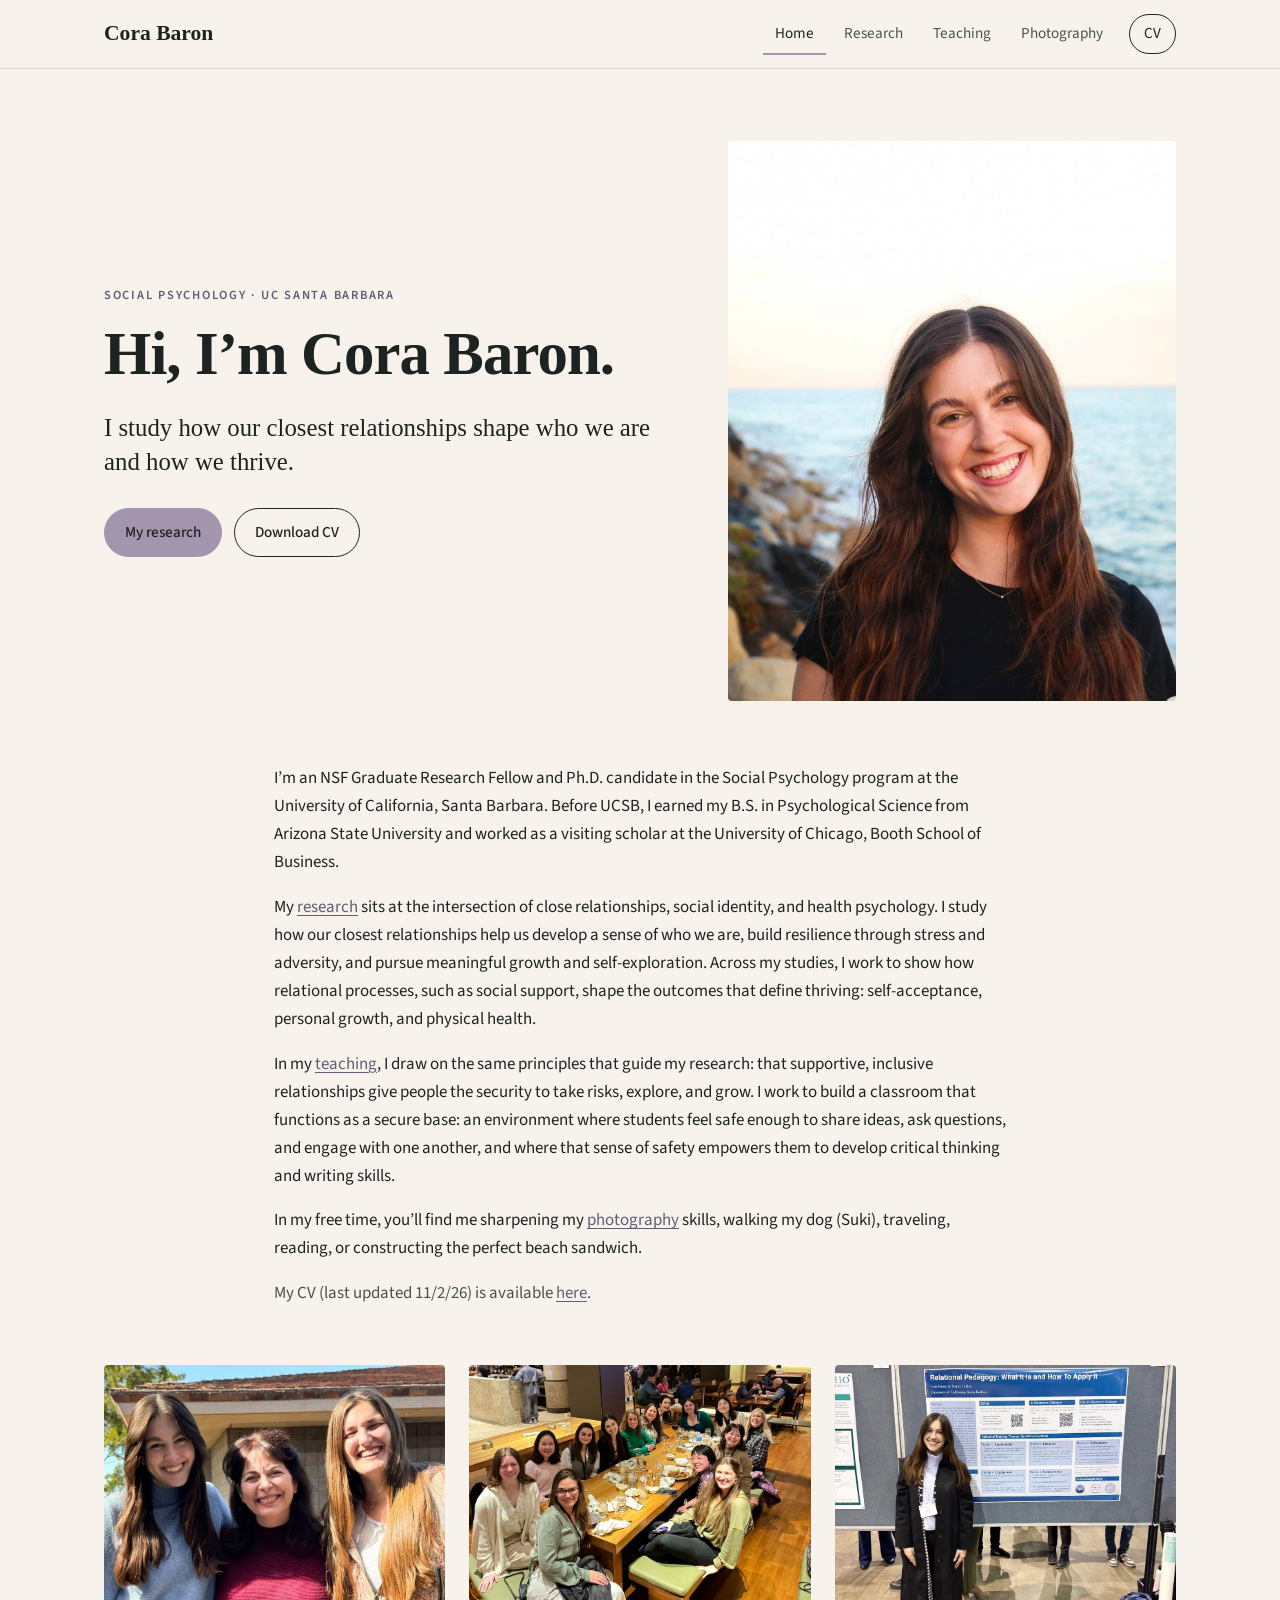
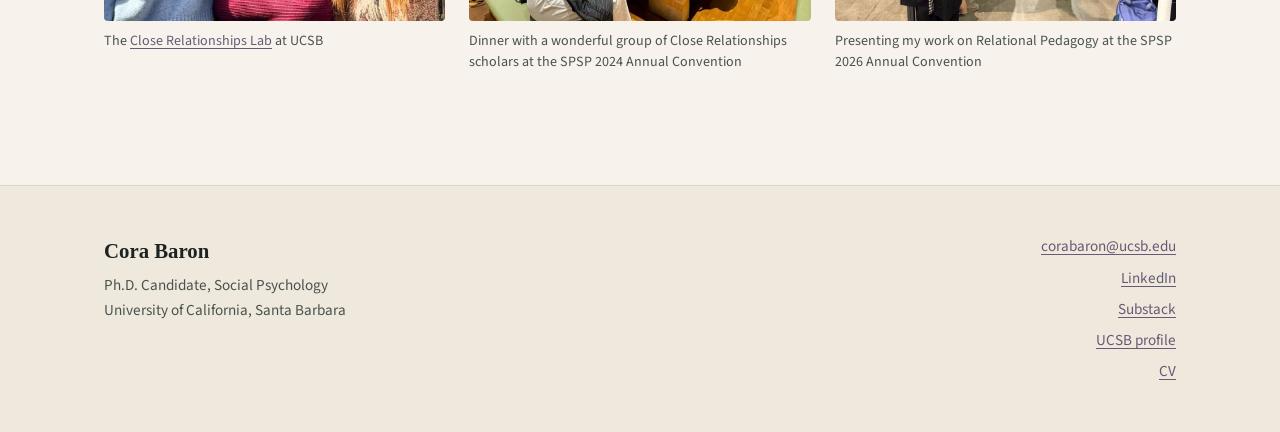
<file: index.html>
<!DOCTYPE html>
<html lang="en">
<head>
<meta charset="utf-8">
<meta name="viewport" content="width=device-width, initial-scale=1">
<title>Cora Baron · Social Psychology, UC Santa Barbara</title>
<meta name="description" content="Cora Baron is an NSF Graduate Research Fellow and Ph.D. candidate in Social Psychology at UC Santa Barbara, studying close relationships, social identity, and health.">
<link rel="canonical" href="https://www.corabaron.com/">
<meta property="og:type" content="website">
<meta property="og:title" content="Cora Baron · Social Psychology, UC Santa Barbara">
<meta property="og:description" content="Cora Baron is an NSF Graduate Research Fellow and Ph.D. candidate in Social Psychology at UC Santa Barbara, studying close relationships, social identity, and health.">
<meta property="og:url" content="https://www.corabaron.com/">
<meta property="og:image" content="https://www.corabaron.com/assets/img/portrait-1000.jpg">
<link rel="preconnect" href="https://fonts.googleapis.com">
<link rel="preconnect" href="https://fonts.gstatic.com" crossorigin>
<link href="https://fonts.googleapis.com/css2?family=Source+Sans+3:ital,wght@0,400;0,600;1,400&display=swap" rel="stylesheet">
<link rel="stylesheet" href="assets/style.css">
<script type="application/ld+json">
{
  "@context": "https://schema.org",
  "@type": "Person",
  "name": "Cora Baron",
  "url": "https://www.corabaron.com/",
  "image": "https://www.corabaron.com/assets/img/portrait-1000.jpg",
  "jobTitle": "Ph.D. Candidate in Social Psychology",
  "affiliation": {
    "@type": "CollegeOrUniversity",
    "name": "University of California, Santa Barbara"
  },
  "alumniOf": {
    "@type": "CollegeOrUniversity",
    "name": "Arizona State University"
  },
  "email": "mailto:corabaron@ucsb.edu",
  "knowsAbout": [
    "Close relationships",
    "Friendship",
    "Social support",
    "Social identity",
    "Health psychology"
  ],
  "sameAs": [
    "https://www.linkedin.com/in/cora-baron-m-a-5607b81a0",
    "https://psych.ucsb.edu/people/graduate-students/cora-baron",
    "https://substack.com/@corabaron"
  ]
}
</script>
</head>
<body>
<a class="skip" href="#main">Skip to content</a>
<header class="site-header">
  <div class="wrap header-inner">
    <a class="name" href="index.html">Cora Baron</a>
    <button class="menu-btn" aria-expanded="false" aria-controls="nav">Menu</button>
    <nav id="nav"><ul><li class="is-active"><a href="index.html" aria-current="page">Home</a></li><li class="has-sub"><a href="research/index.html">Research</a><ul class="sub"><li><a href="research/publications-and-presentations/index.html">Publications &amp; Presentations</a></li><li><a href="research/get-involved/index.html">Get Involved</a></li></ul></li><li class="has-sub"><a href="teaching/index.html">Teaching</a><ul class="sub"><li><a href="teaching/resources-and-materials/index.html">Resources &amp; Materials</a></li></ul></li><li class=""><a href="photography/index.html">Photography</a></li><li><a class="cv" href="https://drive.google.com/file/d/1plPrpQeTUeGXuK-4OzVJSD4Q4S2Cj8XA/view?usp=sharing">CV</a></li></ul></nav>
  </div>
</header>
<main id="main">

<section class="hero wrap">
  <div class="hero-text">
    <p class="eyebrow">Social Psychology · UC Santa Barbara</p>
    <h1>Hi, I’m Cora Baron.</h1>
    <p class="lede">I study how our closest relationships shape who we are and how we thrive.</p>
    <div class="hero-links">
      <a class="btn" href="research/index.html">My research</a>
      <a class="btn ghost" href="https://drive.google.com/file/d/1plPrpQeTUeGXuK-4OzVJSD4Q4S2Cj8XA/view?usp=sharing">Download CV</a>
    </div>
  </div>
  <figure class="hero-portrait"><img src="assets/img/portrait-1000.jpg" alt="Portrait of Cora Baron"></figure>
</section>

<section class="wrap prose-block">
  <p>I’m an NSF Graduate Research Fellow and Ph.D. candidate in the Social Psychology program at the University of California, Santa Barbara. Before UCSB, I earned my B.S. in Psychological Science from Arizona State University and worked as a visiting scholar at the University of Chicago, Booth School of Business.</p>
  <p>My <a href="research/index.html">research</a> sits at the intersection of close relationships, social identity, and health psychology. I study how our closest relationships help us develop a sense of who we are, build resilience through stress and adversity, and pursue meaningful growth and self-exploration. Across my studies, I work to show how relational processes, such as social support, shape the outcomes that define thriving: self-acceptance, personal growth, and physical health.</p>
  <p>In my <a href="teaching/index.html">teaching</a>, I draw on the same principles that guide my research: that supportive, inclusive relationships give people the security to take risks, explore, and grow. I work to build a classroom that functions as a secure base: an environment where students feel safe enough to share ideas, ask questions, and engage with one another, and where that sense of safety empowers them to develop critical thinking and writing skills.</p>
  <p>In my free time, you’ll find me sharpening my <a href="photography/index.html">photography</a> skills, walking my dog (Suki), traveling, reading, or constructing the perfect beach sandwich.</p>
  <p class="note">My CV (last updated 11/2/26) is available <a href="https://drive.google.com/file/d/1plPrpQeTUeGXuK-4OzVJSD4Q4S2Cj8XA/view?usp=sharing">here</a>.</p>
</section>

<section class="wrap gallery-3">
  <figure><img src="assets/img/home-lab-1000.jpg" alt="" loading="lazy"><figcaption>The <a href="https://www.ucsbcrlab.com/">Close Relationships Lab</a> at UCSB</figcaption></figure><figure><img src="assets/img/home-dinner-1000.jpg" alt="" loading="lazy"><figcaption>Dinner with a wonderful group of Close Relationships scholars at the SPSP 2024 Annual Convention</figcaption></figure><figure><img src="assets/img/home-poster-1000.jpg" alt="" loading="lazy"><figcaption>Presenting my work on Relational Pedagogy at the SPSP 2026 Annual Convention</figcaption></figure>
</section>

</main>
<footer class="site-footer">
  <div class="wrap footer-inner">
    <div>
      <p class="footer-name">Cora Baron</p>
      <p>Ph.D. Candidate, Social Psychology<br>University of California, Santa Barbara</p>
    </div>
    <ul class="footer-links">
      <li><a href="mailto:corabaron@ucsb.edu">corabaron@ucsb.edu</a></li>
      <li><a href="https://www.linkedin.com/in/cora-baron-m-a-5607b81a0">LinkedIn</a></li>
      <li><a href="https://substack.com/@corabaron">Substack</a></li>
      <li><a href="https://psych.ucsb.edu/people/graduate-students/cora-baron">UCSB profile</a></li>
      <li><a href="https://drive.google.com/file/d/1plPrpQeTUeGXuK-4OzVJSD4Q4S2Cj8XA/view?usp=sharing">CV</a></li>
    </ul>
  </div>
</footer>
<script>
(function(){
try{if(sessionStorage.getItem('cb-flowers'))return;sessionStorage.setItem('cb-flowers','1');}catch(e){}
if(matchMedia('(prefers-reduced-motion: reduce)').matches||!document.body.animate)return;
var cols=[['#a395ad','#d8cde0'],['#b6a6c2','#e6dcec'],['#9a8aa6','#cfc2d8'],['#c4b6cf','#efe7f2']];
var P='M12 12C8.6 9.2 8 4.6 10.2 2.1L12 3.9 13.8 2.1C16 4.6 15.4 9.2 12 12Z';
var box=document.createElement('div');box.setAttribute('aria-hidden','true');
box.style.cssText='position:fixed;inset:0;pointer-events:none;z-index:50;overflow:hidden';
document.body.appendChild(box);
var n=window.innerWidth<700?50:100,done=0;
for(var i=0;i<n;i++){
  var c=cols[i%cols.length],id='g'+i,loose=Math.random()<.45,s=loose?14+Math.random()*10:24+Math.random()*16,svg;
  var grad='<defs><linearGradient id="'+id+'" x1="0" y1="1" x2="0" y2="0"><stop offset="0" stop-color="'+c[0]+'"/><stop offset="1" stop-color="'+c[1]+'"/></linearGradient></defs>';
  if(loose){svg='<svg viewBox="7 1 10 12" width="'+s+'" height="'+s*1.2+'">'+grad+'<path d="'+P+'" fill="url(#'+id+')"/></svg>';}
  else{var p='';for(var k=0;k<5;k++)p+='<path d="'+P+'" fill="url(#'+id+')" transform="rotate('+(k*72)+' 12 12)"/>';
    var st='';for(k=0;k<5;k++){var a=(k*72+36)*Math.PI/180;st+='<circle cx="'+(12+Math.sin(a)*3.2).toFixed(2)+'" cy="'+(12-Math.cos(a)*3.2).toFixed(2)+'" r=".7" fill="#8a6f96"/>';}
    svg='<svg viewBox="0 0 24 24" width="'+s+'" height="'+s+'">'+grad+p+'<circle cx="12" cy="12" r="2" fill="#f6eef6"/>'+st+'</svg>';}
  var f=document.createElement('div');f.innerHTML=svg;
  f.style.cssText='position:absolute;top:-34px;left:'+(Math.random()*104-2)+'vw;opacity:0;will-change:transform';
  box.appendChild(f);
  var dx=(Math.random()-.5)*220,rot=(Math.random()<.5?-1:1)*(160+Math.random()*420),dur=5200+Math.random()*4200,del=Math.random()*3200,fl=loose?.35:1;
  var an=f.animate([
    {transform:'translate(0,0) rotate(0deg) scaleX(1)',opacity:0},
    {opacity:.95,offset:.06},
    {transform:'translate('+(dx*.35)+'px,28vh) rotate('+(rot*.3)+'deg) scaleX('+fl+')',offset:.3},
    {transform:'translate('+(dx*.8)+'px,58vh) rotate('+(rot*.62)+'deg) scaleX(1)',opacity:.9,offset:.6},
    {transform:'translate('+dx+'px,110vh) rotate('+rot+'deg) scaleX('+fl+')',opacity:0}
  ],{duration:dur,delay:del,easing:'cubic-bezier(.3,.1,.55,1)',fill:'both'});
  an.onfinish=function(){if(++done===n)box.remove();};
}
})();

</script>
<script>
(function(){var b=document.querySelector('.menu-btn'),n=document.getElementById('nav');
b.addEventListener('click',function(){var o=n.classList.toggle('open');b.setAttribute('aria-expanded',o);});
document.addEventListener('error',function(e){if(e.target.tagName==='IMG')e.target.classList.add('missing');},true);
if('IntersectionObserver' in window&&!matchMedia('(prefers-reduced-motion: reduce)').matches){var els=document.querySelectorAll('main .prose-block, main figure, .project, .refs, .trip header, .photo-grid, blockquote, .courses>div, .callout, .resource-list li, .intro-split');var io=new IntersectionObserver(function(es){es.forEach(function(x){if(x.isIntersecting){x.target.classList.add('in');io.unobserve(x.target);}});},{rootMargin:'0px 0px -8% 0px'});els.forEach(function(el,i){el.classList.add('reveal');if(el.classList.contains('ph'))el.style.transitionDelay=(i%5)*70+'ms';io.observe(el);});}})();
</script>

</body>
</html>
</file>
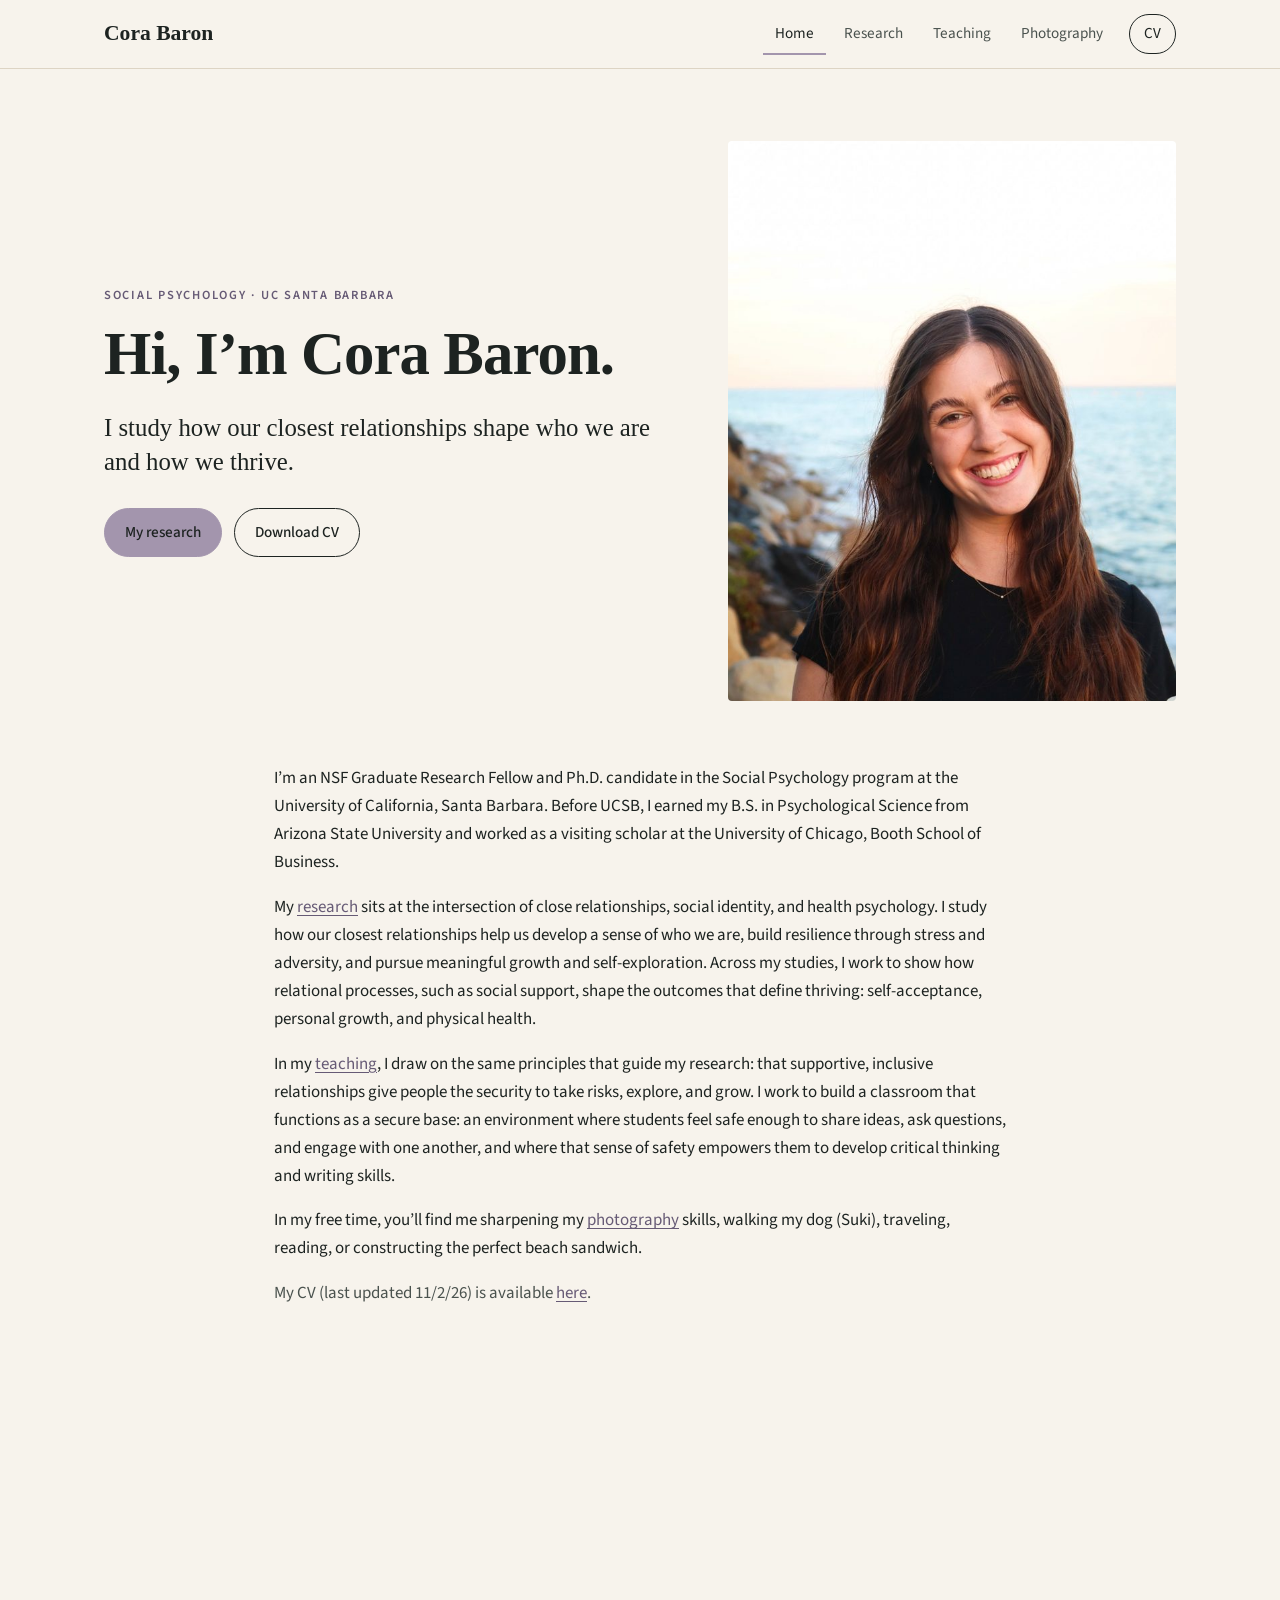
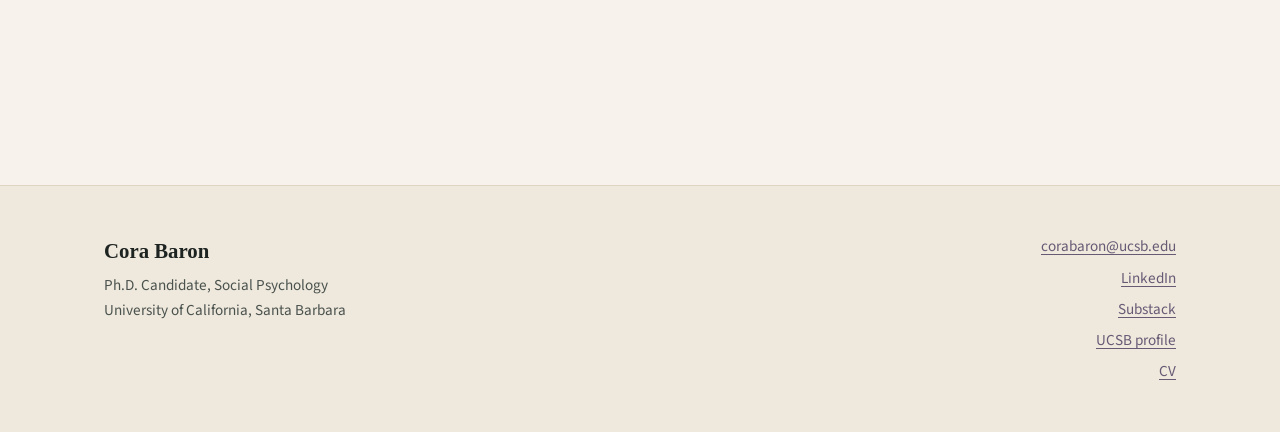
<file: home/index.html>
<!DOCTYPE html><html lang="en"><head><meta charset="utf-8"><title>Cora Baron</title>
<link rel="canonical" href="https://www.corabaron.com/"><meta name="robots" content="noindex"><meta http-equiv="refresh" content="0; url=../index.html"></head>
<body><p><a href="../index.html">Continue to the home page</a></p></body></html>
</file>
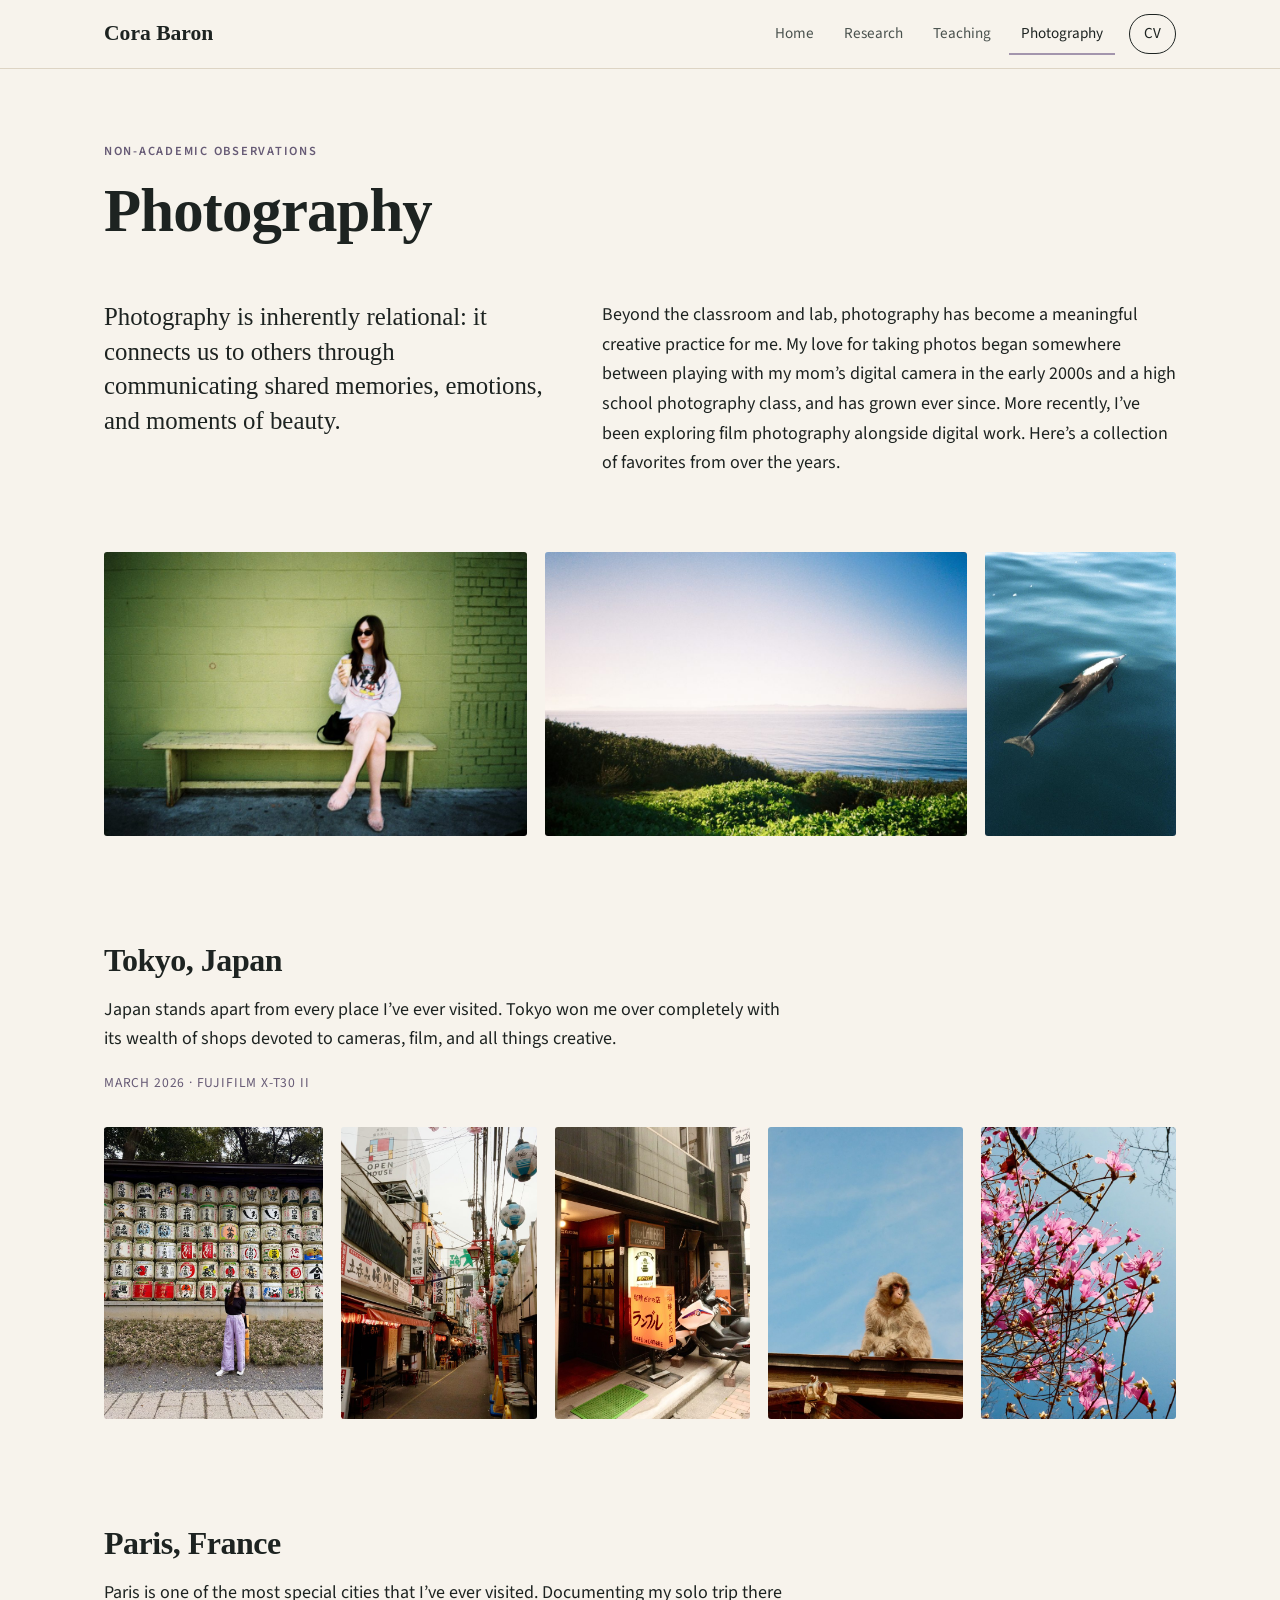
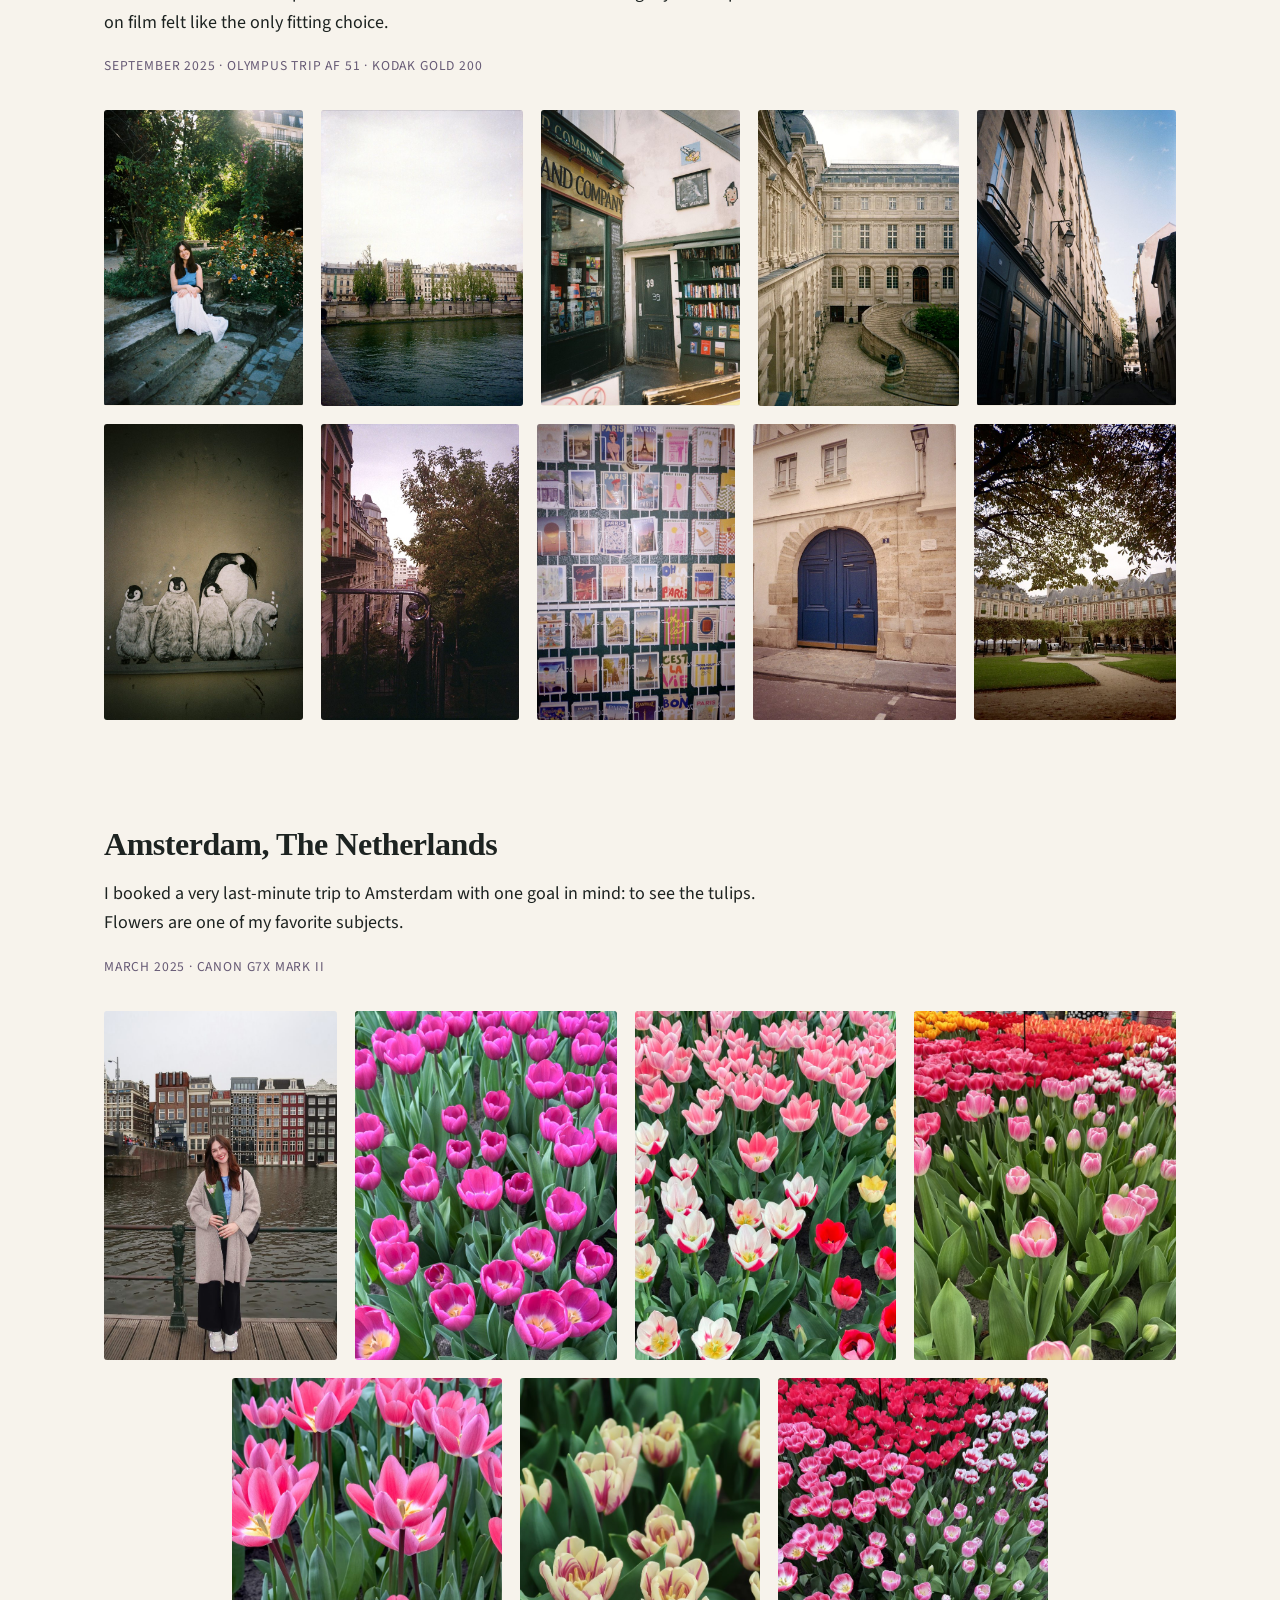
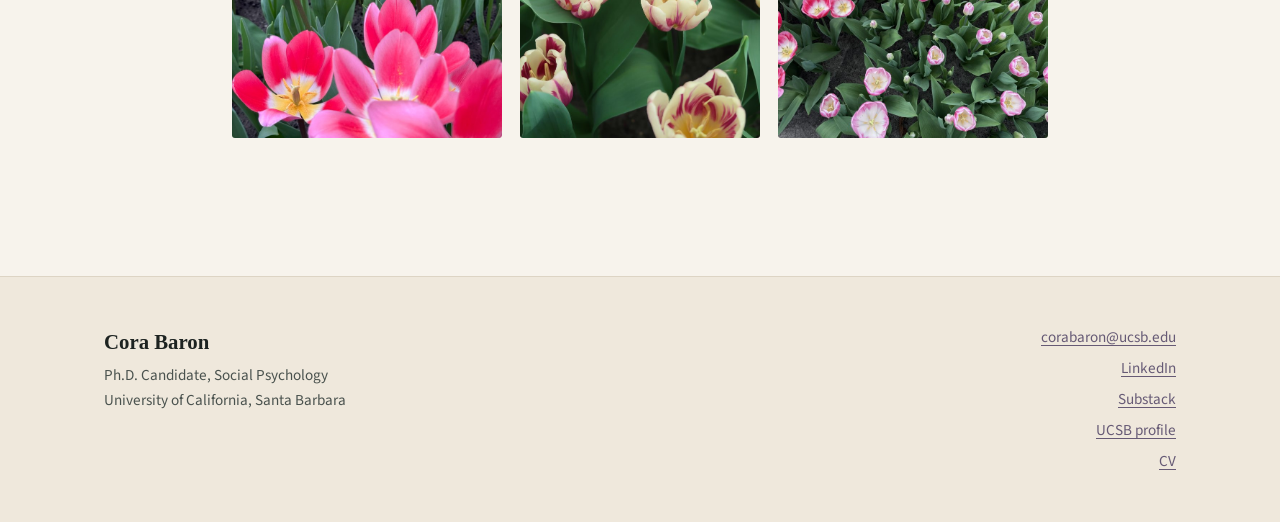
<file: photography/index.html>
<!DOCTYPE html>
<html lang="en">
<head>
<meta charset="utf-8">
<meta name="viewport" content="width=device-width, initial-scale=1">
<title>Photography · Cora Baron</title>
<meta name="description" content="Film and digital photography by Cora Baron from Tokyo, Paris, and Amsterdam.">
<link rel="canonical" href="https://www.corabaron.com/photography/">
<meta property="og:type" content="website">
<meta property="og:title" content="Photography · Cora Baron">
<meta property="og:description" content="Film and digital photography by Cora Baron from Tokyo, Paris, and Amsterdam.">
<meta property="og:url" content="https://www.corabaron.com/photography/">
<meta property="og:image" content="https://www.corabaron.com/assets/img/portrait-1000.jpg">
<link rel="preconnect" href="https://fonts.googleapis.com">
<link rel="preconnect" href="https://fonts.gstatic.com" crossorigin>
<link href="https://fonts.googleapis.com/css2?family=Source+Sans+3:ital,wght@0,400;0,600;1,400&display=swap" rel="stylesheet">
<link rel="stylesheet" href="../assets/style.css">

</head>
<body>
<a class="skip" href="#main">Skip to content</a>
<header class="site-header">
  <div class="wrap header-inner">
    <a class="name" href="../index.html">Cora Baron</a>
    <button class="menu-btn" aria-expanded="false" aria-controls="nav">Menu</button>
    <nav id="nav"><ul><li class=""><a href="../index.html">Home</a></li><li class="has-sub"><a href="../research/index.html">Research</a><ul class="sub"><li><a href="../research/publications-and-presentations/index.html">Publications &amp; Presentations</a></li><li><a href="../research/get-involved/index.html">Get Involved</a></li></ul></li><li class="has-sub"><a href="../teaching/index.html">Teaching</a><ul class="sub"><li><a href="../teaching/resources-and-materials/index.html">Resources &amp; Materials</a></li></ul></li><li class="is-active"><a href="../photography/index.html" aria-current="page">Photography</a></li><li><a class="cv" href="https://drive.google.com/file/d/1plPrpQeTUeGXuK-4OzVJSD4Q4S2Cj8XA/view?usp=sharing">CV</a></li></ul></nav>
  </div>
</header>
<main id="main">
<section class="page-head wrap"><p class="eyebrow">Non-academic observations</p><h1>Photography</h1></section>
<section class="wrap intro-split">
  <p class="lede">Photography is inherently relational: it connects us to others through communicating shared memories, emotions, and moments of beauty.</p>
  <div>
    <p>Beyond the classroom and lab, photography has become a meaningful creative practice for me. My love for taking photos began somewhere between playing with my mom’s digital camera in the early 2000s and a high school photography class, and has grown ever since. More recently, I’ve been exploring film photography alongside digital work. Here’s a collection of favorites from over the years.</p>
  </div>
</section>
<section class="wrap"><div class="photo-grid"><button class="ph" style="--ar:1.4881" data-full="../assets/img/photo-intro-1-2000.jpg" aria-label="Open photo 1 from my collection"><img src="../assets/img/photo-intro-1-1000.jpg" alt="Photo from my collection" loading="lazy"></button><button class="ph" style="--ar:1.4881" data-full="../assets/img/photo-intro-2-2000.jpg" aria-label="Open photo 2 from my collection"><img src="../assets/img/photo-intro-2-1000.jpg" alt="Photo from my collection" loading="lazy"></button><button class="ph" style="--ar:0.672" data-full="../assets/img/photo-intro-3-2000.jpg" aria-label="Open photo 3 from my collection"><img src="../assets/img/photo-intro-3-1000.jpg" alt="Photo from my collection" loading="lazy"></button></div></section>

<section class="trip wrap">
  <header><h2>Tokyo, Japan</h2><p>Japan stands apart from every place I’ve ever visited. Tokyo won me over completely with its wealth of shops devoted to cameras, film, and all things creative.</p><p class="meta">March 2026 · Fujifilm X-T30 II</p></header>
  <div class="photo-grid"><button class="ph" style="--ar:0.75" data-full="../assets/img/tokyo-1-2000.jpg" aria-label="Open photo 1 from Tokyo, Japan"><img src="../assets/img/tokyo-1-1000.jpg" alt="Photo from Tokyo, Japan" loading="lazy"></button><button class="ph" style="--ar:0.667" data-full="../assets/img/tokyo-2-2000.jpg" aria-label="Open photo 2 from Tokyo, Japan"><img src="../assets/img/tokyo-2-1000.jpg" alt="Photo from Tokyo, Japan" loading="lazy"></button><button class="ph" style="--ar:0.667" data-full="../assets/img/tokyo-3-2000.jpg" aria-label="Open photo 3 from Tokyo, Japan"><img src="../assets/img/tokyo-3-1000.jpg" alt="Photo from Tokyo, Japan" loading="lazy"></button><button class="ph" style="--ar:0.667" data-full="../assets/img/tokyo-4-2000.jpg" aria-label="Open photo 4 from Tokyo, Japan"><img src="../assets/img/tokyo-4-1000.jpg" alt="Photo from Tokyo, Japan" loading="lazy"></button><button class="ph" style="--ar:0.667" data-full="../assets/img/tokyo-5-2000.jpg" aria-label="Open photo 5 from Tokyo, Japan"><img src="../assets/img/tokyo-5-1000.jpg" alt="Photo from Tokyo, Japan" loading="lazy"></button></div>
</section>
<section class="trip wrap">
  <header><h2>Paris, France</h2><p>Paris is one of the most special cities that I’ve ever visited. Documenting my solo trip there on film felt like the only fitting choice.</p><p class="meta">September 2025 · Olympus Trip AF 51 · Kodak Gold 200</p></header>
  <div class="photo-grid"><button class="ph" style="--ar:0.672" data-full="../assets/img/paris-1-2000.jpg" aria-label="Open photo 1 from Paris, France"><img src="../assets/img/paris-1-1000.jpg" alt="Photo from Paris, France" loading="lazy"></button><button class="ph" style="--ar:0.683" data-full="../assets/img/paris-2-2000.jpg" aria-label="Open photo 2 from Paris, France"><img src="../assets/img/paris-2-1000.jpg" alt="Photo from Paris, France" loading="lazy"></button><button class="ph" style="--ar:0.672" data-full="../assets/img/paris-3-2000.jpg" aria-label="Open photo 3 from Paris, France"><img src="../assets/img/paris-3-1000.jpg" alt="Photo from Paris, France" loading="lazy"></button><button class="ph" style="--ar:0.682" data-full="../assets/img/paris-4-2000.jpg" aria-label="Open photo 4 from Paris, France"><img src="../assets/img/paris-4-1000.jpg" alt="Photo from Paris, France" loading="lazy"></button><button class="ph" style="--ar:0.672" data-full="../assets/img/paris-5-2000.jpg" aria-label="Open photo 5 from Paris, France"><img src="../assets/img/paris-5-1000.jpg" alt="Photo from Paris, France" loading="lazy"></button><button class="ph" style="--ar:0.672" data-full="../assets/img/paris-6-2000.jpg" aria-label="Open photo 6 from Paris, France"><img src="../assets/img/paris-6-1000.jpg" alt="Photo from Paris, France" loading="lazy"></button><button class="ph" style="--ar:0.667" data-full="../assets/img/paris-7-2000.jpg" aria-label="Open photo 7 from Paris, France"><img src="../assets/img/paris-7-1000.jpg" alt="Photo from Paris, France" loading="lazy"></button><button class="ph" style="--ar:0.668" data-full="../assets/img/paris-8-2000.jpg" aria-label="Open photo 8 from Paris, France"><img src="../assets/img/paris-8-1000.jpg" alt="Photo from Paris, France" loading="lazy"></button><button class="ph" style="--ar:0.683" data-full="../assets/img/paris-9-2000.jpg" aria-label="Open photo 9 from Paris, France"><img src="../assets/img/paris-9-1000.jpg" alt="Photo from Paris, France" loading="lazy"></button><button class="ph" style="--ar:0.683" data-full="../assets/img/paris-10-2000.jpg" aria-label="Open photo 10 from Paris, France"><img src="../assets/img/paris-10-1000.jpg" alt="Photo from Paris, France" loading="lazy"></button></div>
</section>
<section class="trip wrap">
  <header><h2>Amsterdam, The Netherlands</h2><p>I booked a very last-minute trip to Amsterdam with one goal in mind: to see the tulips. Flowers are one of my favorite subjects.</p><p class="meta">March 2025 · Canon G7X Mark II</p></header>
  <div class="photo-grid"><button class="ph" style="--ar:0.667" data-full="../assets/img/amsterdam-1-2000.jpg" aria-label="Open photo 1 from Amsterdam, The Netherlands"><img src="../assets/img/amsterdam-1-1000.jpg" alt="Photo from Amsterdam, The Netherlands" loading="lazy"></button><button class="ph" style="--ar:0.75" data-full="../assets/img/amsterdam-2-2000.jpg" aria-label="Open photo 2 from Amsterdam, The Netherlands"><img src="../assets/img/amsterdam-2-1000.jpg" alt="Photo from Amsterdam, The Netherlands" loading="lazy"></button><button class="ph" style="--ar:0.75" data-full="../assets/img/amsterdam-3-2000.jpg" aria-label="Open photo 3 from Amsterdam, The Netherlands"><img src="../assets/img/amsterdam-3-1000.jpg" alt="Photo from Amsterdam, The Netherlands" loading="lazy"></button><button class="ph" style="--ar:0.75" data-full="../assets/img/amsterdam-4-2000.jpg" aria-label="Open photo 4 from Amsterdam, The Netherlands"><img src="../assets/img/amsterdam-4-1000.jpg" alt="Photo from Amsterdam, The Netherlands" loading="lazy"></button><button class="ph" style="--ar:0.75" data-full="../assets/img/amsterdam-5-2000.jpg" aria-label="Open photo 5 from Amsterdam, The Netherlands"><img src="../assets/img/amsterdam-5-1000.jpg" alt="Photo from Amsterdam, The Netherlands" loading="lazy"></button><button class="ph" style="--ar:0.667" data-full="../assets/img/amsterdam-6-2000.jpg" aria-label="Open photo 6 from Amsterdam, The Netherlands"><img src="../assets/img/amsterdam-6-1000.jpg" alt="Photo from Amsterdam, The Netherlands" loading="lazy"></button><button class="ph" style="--ar:0.75" data-full="../assets/img/amsterdam-7-2000.jpg" aria-label="Open photo 7 from Amsterdam, The Netherlands"><img src="../assets/img/amsterdam-7-1000.jpg" alt="Photo from Amsterdam, The Netherlands" loading="lazy"></button></div>
</section>
<dialog class="lightbox" aria-label="Photo viewer">
  <button class="lb-close" aria-label="Close">×</button>
  <button class="lb-prev" aria-label="Previous photo">‹</button>
  <img alt="">
  <button class="lb-next" aria-label="Next photo">›</button>
</dialog>

</main>
<footer class="site-footer">
  <div class="wrap footer-inner">
    <div>
      <p class="footer-name">Cora Baron</p>
      <p>Ph.D. Candidate, Social Psychology<br>University of California, Santa Barbara</p>
    </div>
    <ul class="footer-links">
      <li><a href="mailto:corabaron@ucsb.edu">corabaron@ucsb.edu</a></li>
      <li><a href="https://www.linkedin.com/in/cora-baron-m-a-5607b81a0">LinkedIn</a></li>
      <li><a href="https://substack.com/@corabaron">Substack</a></li>
      <li><a href="https://psych.ucsb.edu/people/graduate-students/cora-baron">UCSB profile</a></li>
      <li><a href="https://drive.google.com/file/d/1plPrpQeTUeGXuK-4OzVJSD4Q4S2Cj8XA/view?usp=sharing">CV</a></li>
    </ul>
  </div>
</footer>
<script>
(function(){
try{if(sessionStorage.getItem('cb-flowers'))return;sessionStorage.setItem('cb-flowers','1');}catch(e){}
if(matchMedia('(prefers-reduced-motion: reduce)').matches||!document.body.animate)return;
var cols=[['#a395ad','#d8cde0'],['#b6a6c2','#e6dcec'],['#9a8aa6','#cfc2d8'],['#c4b6cf','#efe7f2']];
var P='M12 12C8.6 9.2 8 4.6 10.2 2.1L12 3.9 13.8 2.1C16 4.6 15.4 9.2 12 12Z';
var box=document.createElement('div');box.setAttribute('aria-hidden','true');
box.style.cssText='position:fixed;inset:0;pointer-events:none;z-index:50;overflow:hidden';
document.body.appendChild(box);
var n=window.innerWidth<700?50:100,done=0;
for(var i=0;i<n;i++){
  var c=cols[i%cols.length],id='g'+i,loose=Math.random()<.45,s=loose?14+Math.random()*10:24+Math.random()*16,svg;
  var grad='<defs><linearGradient id="'+id+'" x1="0" y1="1" x2="0" y2="0"><stop offset="0" stop-color="'+c[0]+'"/><stop offset="1" stop-color="'+c[1]+'"/></linearGradient></defs>';
  if(loose){svg='<svg viewBox="7 1 10 12" width="'+s+'" height="'+s*1.2+'">'+grad+'<path d="'+P+'" fill="url(#'+id+')"/></svg>';}
  else{var p='';for(var k=0;k<5;k++)p+='<path d="'+P+'" fill="url(#'+id+')" transform="rotate('+(k*72)+' 12 12)"/>';
    var st='';for(k=0;k<5;k++){var a=(k*72+36)*Math.PI/180;st+='<circle cx="'+(12+Math.sin(a)*3.2).toFixed(2)+'" cy="'+(12-Math.cos(a)*3.2).toFixed(2)+'" r=".7" fill="#8a6f96"/>';}
    svg='<svg viewBox="0 0 24 24" width="'+s+'" height="'+s+'">'+grad+p+'<circle cx="12" cy="12" r="2" fill="#f6eef6"/>'+st+'</svg>';}
  var f=document.createElement('div');f.innerHTML=svg;
  f.style.cssText='position:absolute;top:-34px;left:'+(Math.random()*104-2)+'vw;opacity:0;will-change:transform';
  box.appendChild(f);
  var dx=(Math.random()-.5)*220,rot=(Math.random()<.5?-1:1)*(160+Math.random()*420),dur=5200+Math.random()*4200,del=Math.random()*3200,fl=loose?.35:1;
  var an=f.animate([
    {transform:'translate(0,0) rotate(0deg) scaleX(1)',opacity:0},
    {opacity:.95,offset:.06},
    {transform:'translate('+(dx*.35)+'px,28vh) rotate('+(rot*.3)+'deg) scaleX('+fl+')',offset:.3},
    {transform:'translate('+(dx*.8)+'px,58vh) rotate('+(rot*.62)+'deg) scaleX(1)',opacity:.9,offset:.6},
    {transform:'translate('+dx+'px,110vh) rotate('+rot+'deg) scaleX('+fl+')',opacity:0}
  ],{duration:dur,delay:del,easing:'cubic-bezier(.3,.1,.55,1)',fill:'both'});
  an.onfinish=function(){if(++done===n)box.remove();};
}
})();

</script>
<script>
(function(){var b=document.querySelector('.menu-btn'),n=document.getElementById('nav');
b.addEventListener('click',function(){var o=n.classList.toggle('open');b.setAttribute('aria-expanded',o);});
document.addEventListener('error',function(e){if(e.target.tagName==='IMG')e.target.classList.add('missing');},true);
if('IntersectionObserver' in window&&!matchMedia('(prefers-reduced-motion: reduce)').matches){var els=document.querySelectorAll('main .prose-block, main figure, .project, .refs, .trip header, .photo-grid, blockquote, .courses>div, .callout, .resource-list li, .intro-split');var io=new IntersectionObserver(function(es){es.forEach(function(x){if(x.isIntersecting){x.target.classList.add('in');io.unobserve(x.target);}});},{rootMargin:'0px 0px -8% 0px'});els.forEach(function(el,i){el.classList.add('reveal');if(el.classList.contains('ph'))el.style.transitionDelay=(i%5)*70+'ms';io.observe(el);});}})();
</script>
<script>(function(){
function part(a,k){var n=a.length;if(k>=n)return a.map(function(_,i){return[i]});var tot=a.reduce(function(x,y){return x+y},0),t=tot/k,dp=[],bk=[];
for(var i=0;i<=n;i++){dp.push([]);bk.push([]);for(var j=0;j<=k;j++){dp[i].push(Infinity);bk[i].push(0)}}dp[0][0]=0;
for(i=1;i<=n;i++)for(j=1;j<=Math.min(k,i);j++){var s=0;for(var p=i;p>=j;p--){s+=a[p-1];var c=dp[p-1][j-1]+(s-t)*(s-t);if(c<dp[i][j]){dp[i][j]=c;bk[i][j]=p-1}}}
var rows=[],e=n;for(j=k;j>0;j--){var st=bk[e][j];var r=[];for(p=st;p<e;p++)r.push(p);rows.unshift(r);e=st}return rows}
function lay(g){var items=[].slice.call(g.querySelectorAll('.ph'));var cs=getComputedStyle(g);var h=parseFloat(cs.getPropertyValue('--h'))||300,gap=parseFloat(cs.getPropertyValue('--g'))||16,W=g.clientWidth;if(!W)return;
var ar=items.map(function(b){return parseFloat(b.style.getPropertyValue('--ar'))||1});var tot=ar.reduce(function(x,y){return x+y},0);
var k=Math.max(1,Math.round(tot*h/W+0.3));var rows=part(ar,k);g.innerHTML='';g.classList.add('js');
rows.forEach(function(r){var d=document.createElement('div');d.className='ph-row';var sa=0;r.forEach(function(i){d.appendChild(items[i]);sa+=ar[i]});
var rh=(W-gap*(r.length-1))/sa;if(rh>h*1.2)d.style.maxWidth=(sa*h*1.2+gap*(r.length-1))+'px';g.appendChild(d)})}
var grids=[].slice.call(document.querySelectorAll('.photo-grid'));function all(){grids.forEach(lay)}all();
var t;window.addEventListener('resize',function(){clearTimeout(t);t=setTimeout(all,150)})})();

(function(){var d=document.querySelector('.lightbox'),im=d.querySelector('img'),list=[].slice.call(document.querySelectorAll('.ph')),i=0;
function show(n){i=(n+list.length)%list.length;im.src=list[i].dataset.full;im.alt=list[i].querySelector('img').alt;}
list.forEach(function(b,n){b.addEventListener('click',function(){show(n);d.showModal();});});
d.querySelector('.lb-close').onclick=function(){d.close();};
d.querySelector('.lb-prev').onclick=function(){show(i-1);};
d.querySelector('.lb-next').onclick=function(){show(i+1);};
d.addEventListener('click',function(e){if(e.target===d)d.close();});
document.addEventListener('keydown',function(e){if(!d.open)return;if(e.key==='ArrowLeft')show(i-1);if(e.key==='ArrowRight')show(i+1);});})();
</script>
</body>
</html>
</file>
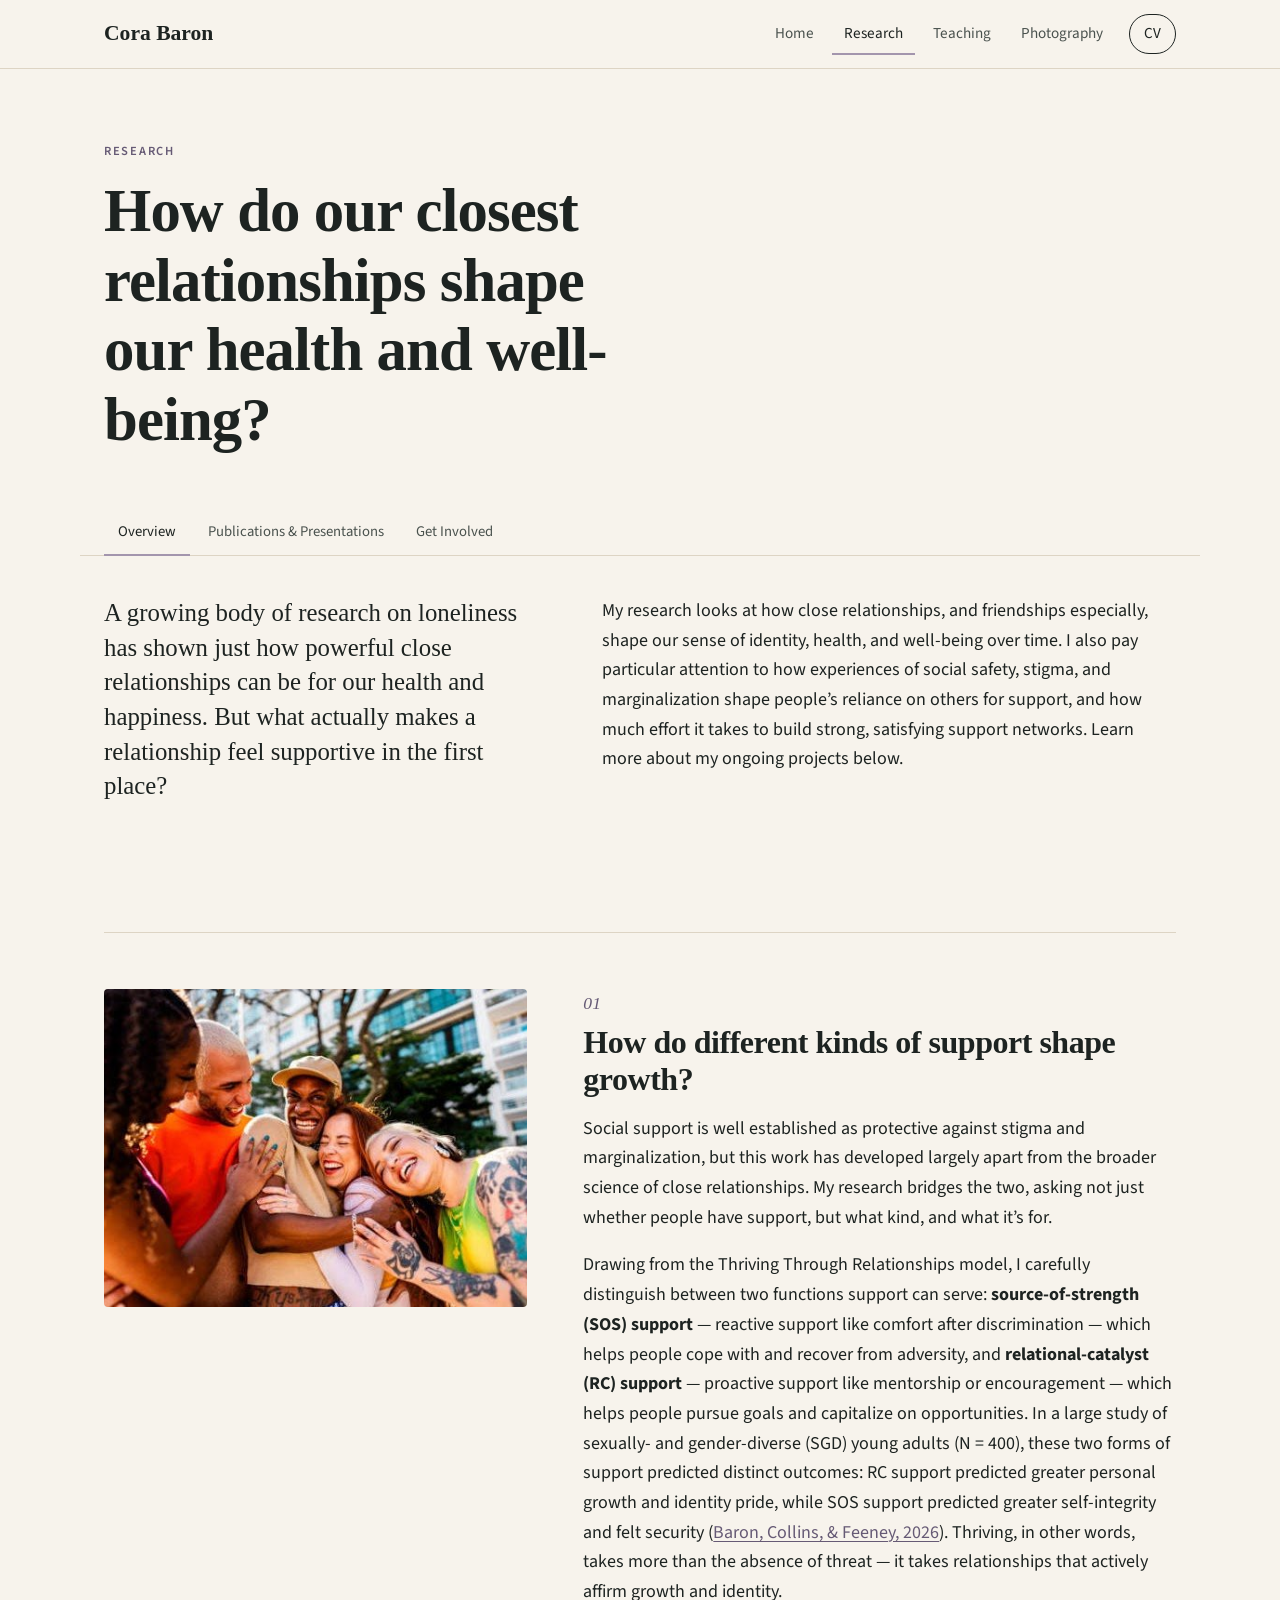
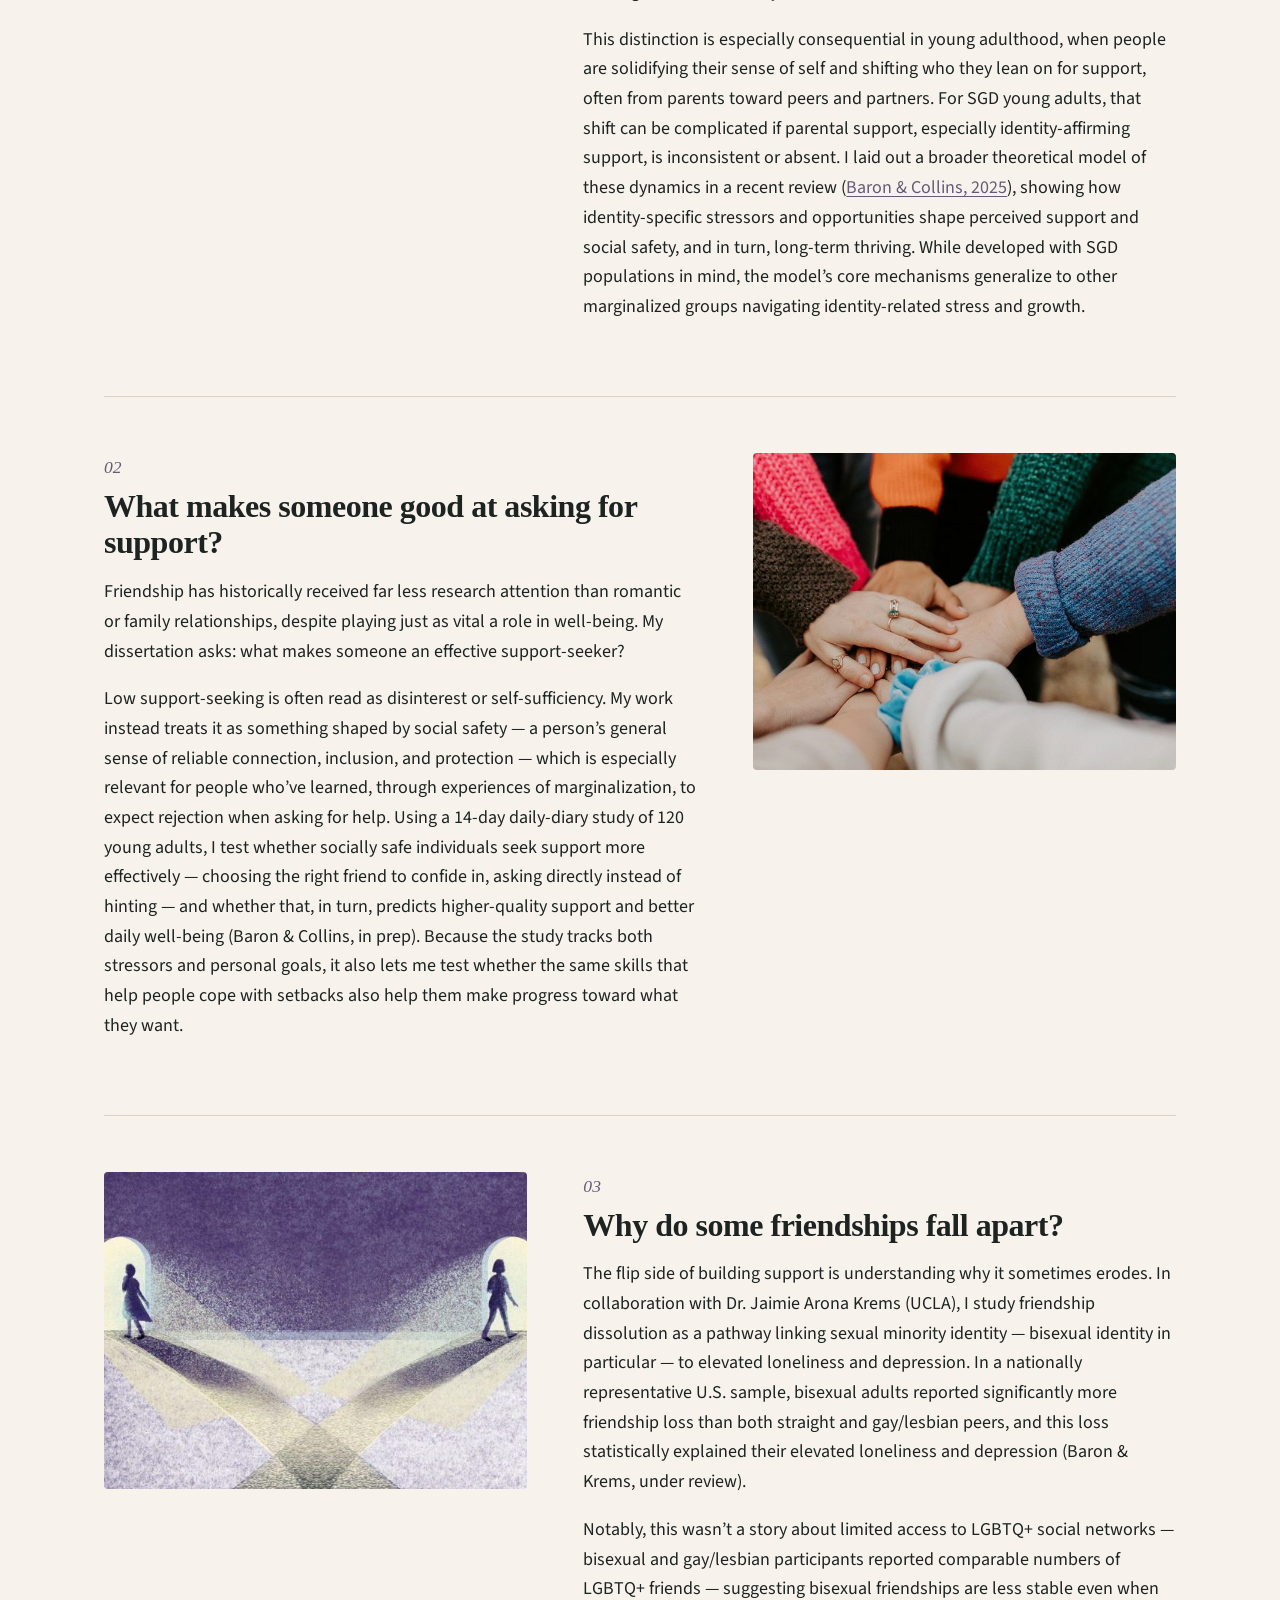
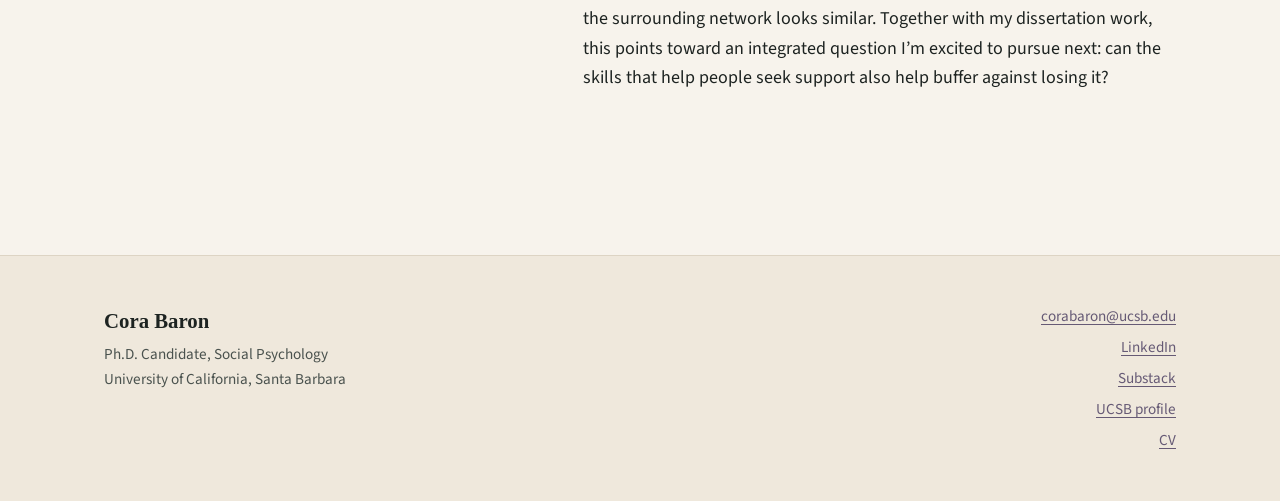
<file: research/index.html>
<!DOCTYPE html>
<html lang="en">
<head>
<meta charset="utf-8">
<meta name="viewport" content="width=device-width, initial-scale=1">
<title>Research · Cora Baron</title>
<meta name="description" content="Cora Baron’s research on how close relationships and friendships shape identity, health, and well-being, including social support among sexually- and gender-diverse young adults.">
<link rel="canonical" href="https://www.corabaron.com/research/">
<meta property="og:type" content="website">
<meta property="og:title" content="Research · Cora Baron">
<meta property="og:description" content="Cora Baron’s research on how close relationships and friendships shape identity, health, and well-being, including social support among sexually- and gender-diverse young adults.">
<meta property="og:url" content="https://www.corabaron.com/research/">
<meta property="og:image" content="https://www.corabaron.com/assets/img/portrait-1000.jpg">
<link rel="preconnect" href="https://fonts.googleapis.com">
<link rel="preconnect" href="https://fonts.gstatic.com" crossorigin>
<link href="https://fonts.googleapis.com/css2?family=Source+Sans+3:ital,wght@0,400;0,600;1,400&display=swap" rel="stylesheet">
<link rel="stylesheet" href="../assets/style.css">

</head>
<body>
<a class="skip" href="#main">Skip to content</a>
<header class="site-header">
  <div class="wrap header-inner">
    <a class="name" href="../index.html">Cora Baron</a>
    <button class="menu-btn" aria-expanded="false" aria-controls="nav">Menu</button>
    <nav id="nav"><ul><li class=""><a href="../index.html">Home</a></li><li class="has-sub is-active"><a href="../research/index.html" aria-current="page">Research</a><ul class="sub"><li><a href="../research/publications-and-presentations/index.html">Publications &amp; Presentations</a></li><li><a href="../research/get-involved/index.html">Get Involved</a></li></ul></li><li class="has-sub"><a href="../teaching/index.html">Teaching</a><ul class="sub"><li><a href="../teaching/resources-and-materials/index.html">Resources &amp; Materials</a></li></ul></li><li class=""><a href="../photography/index.html">Photography</a></li><li><a class="cv" href="https://drive.google.com/file/d/1plPrpQeTUeGXuK-4OzVJSD4Q4S2Cj8XA/view?usp=sharing">CV</a></li></ul></nav>
  </div>
</header>
<main id="main">
<section class="page-head wrap"><p class="eyebrow">Research</p><h1>How do our closest relationships shape our health and well-being?</h1></section><nav class="subnav wrap" aria-label="Section"><a href="../research/index.html" aria-current="page">Overview</a><a href="../research/publications-and-presentations/index.html">Publications &amp; Presentations</a><a href="../research/get-involved/index.html">Get Involved</a></nav>
<section class="wrap intro-split">
  <p class="lede">A growing body of research on loneliness has shown just how powerful close relationships can be for our health and happiness. But what actually makes a relationship feel supportive in the first place?</p>
  <div>
    <p>My research looks at how close relationships, and friendships especially, shape our sense of identity, health, and well-being over time. I also pay particular attention to how experiences of social safety, stigma, and marginalization shape people’s reliance on others for support, and how much effort it takes to build strong, satisfying support networks. Learn more about my ongoing projects below.</p>
  </div>
</section>
<section class="wrap projects">
<article class="project">
  <figure><img src="../assets/img/research-1-1000.jpg" alt="" loading="lazy"></figure>
  <div class="project-text"><p class="num">01</p><h2>How do different kinds of support shape growth?</h2>
<p>Social support is well established as protective against stigma and marginalization, but this work has developed largely apart from the broader science of close relationships. My research bridges the two, asking not just whether people have support, but what kind, and what it’s for.</p>
<p>Drawing from the Thriving Through Relationships model, I carefully distinguish between two functions support can serve: <strong>source-of-strength (SOS) support</strong> — reactive support like comfort after discrimination — which helps people cope with and recover from adversity, and <strong>relational-catalyst (RC) support</strong> — proactive support like mentorship or encouragement — which helps people pursue goals and capitalize on opportunities. In a large study of sexually- and gender-diverse (SGD) young adults (N = 400), these two forms of support predicted distinct outcomes: RC support predicted greater personal growth and identity pride, while SOS support predicted greater self-integrity and felt security (<a href="https://doi.org/10.3390/bs16071096">Baron, Collins, &amp; Feeney, 2026</a>). Thriving, in other words, takes more than the absence of threat — it takes relationships that actively affirm growth and identity.</p>
<p>This distinction is especially consequential in young adulthood, when people are solidifying their sense of self and shifting who they lean on for support, often from parents toward peers and partners. For SGD young adults, that shift can be complicated if parental support, especially identity-affirming support, is inconsistent or absent. I laid out a broader theoretical model of these dynamics in a recent review (<a href="https://doi.org/10.1111/spc3.70071">Baron &amp; Collins, 2025</a>), showing how identity-specific stressors and opportunities shape perceived support and social safety, and in turn, long-term thriving. While developed with SGD populations in mind, the model’s core mechanisms generalize to other marginalized groups navigating identity-related stress and growth.</p></div>
</article>
<article class="project flip">
  <figure><img src="../assets/img/research-2-1000.jpg" alt="" loading="lazy"></figure>
  <div class="project-text"><p class="num">02</p><h2>What makes someone good at asking for support?</h2>
<p>Friendship has historically received far less research attention than romantic or family relationships, despite playing just as vital a role in well-being. My dissertation asks: what makes someone an effective support-seeker?</p>
<p>Low support-seeking is often read as disinterest or self-sufficiency. My work instead treats it as something shaped by social safety — a person’s general sense of reliable connection, inclusion, and protection — which is especially relevant for people who’ve learned, through experiences of marginalization, to expect rejection when asking for help. Using a 14-day daily-diary study of 120 young adults, I test whether socially safe individuals seek support more effectively — choosing the right friend to confide in, asking directly instead of hinting — and whether that, in turn, predicts higher-quality support and better daily well-being (Baron &amp; Collins, in prep). Because the study tracks both stressors and personal goals, it also lets me test whether the same skills that help people cope with setbacks also help them make progress toward what they want.</p></div>
</article>
<article class="project">
  <figure><img src="../assets/img/research-3-1000.jpg" alt="" loading="lazy"></figure>
  <div class="project-text"><p class="num">03</p><h2>Why do some friendships fall apart?</h2>
<p>The flip side of building support is understanding why it sometimes erodes. In collaboration with Dr. Jaimie Arona Krems (UCLA), I study friendship dissolution as a pathway linking sexual minority identity — bisexual identity in particular — to elevated loneliness and depression. In a nationally representative U.S. sample, bisexual adults reported significantly more friendship loss than both straight and gay/lesbian peers, and this loss statistically explained their elevated loneliness and depression (Baron &amp; Krems, under review).</p>
<p>Notably, this wasn’t a story about limited access to LGBTQ+ social networks — bisexual and gay/lesbian participants reported comparable numbers of LGBTQ+ friends — suggesting bisexual friendships are less stable even when the surrounding network looks similar. Together with my dissertation work, this points toward an integrated question I’m excited to pursue next: can the skills that help people seek support also help buffer against losing it?</p></div>
</article></section>

</main>
<footer class="site-footer">
  <div class="wrap footer-inner">
    <div>
      <p class="footer-name">Cora Baron</p>
      <p>Ph.D. Candidate, Social Psychology<br>University of California, Santa Barbara</p>
    </div>
    <ul class="footer-links">
      <li><a href="mailto:corabaron@ucsb.edu">corabaron@ucsb.edu</a></li>
      <li><a href="https://www.linkedin.com/in/cora-baron-m-a-5607b81a0">LinkedIn</a></li>
      <li><a href="https://substack.com/@corabaron">Substack</a></li>
      <li><a href="https://psych.ucsb.edu/people/graduate-students/cora-baron">UCSB profile</a></li>
      <li><a href="https://drive.google.com/file/d/1plPrpQeTUeGXuK-4OzVJSD4Q4S2Cj8XA/view?usp=sharing">CV</a></li>
    </ul>
  </div>
</footer>
<script>
(function(){
try{if(sessionStorage.getItem('cb-flowers'))return;sessionStorage.setItem('cb-flowers','1');}catch(e){}
if(matchMedia('(prefers-reduced-motion: reduce)').matches||!document.body.animate)return;
var cols=[['#a395ad','#d8cde0'],['#b6a6c2','#e6dcec'],['#9a8aa6','#cfc2d8'],['#c4b6cf','#efe7f2']];
var P='M12 12C8.6 9.2 8 4.6 10.2 2.1L12 3.9 13.8 2.1C16 4.6 15.4 9.2 12 12Z';
var box=document.createElement('div');box.setAttribute('aria-hidden','true');
box.style.cssText='position:fixed;inset:0;pointer-events:none;z-index:50;overflow:hidden';
document.body.appendChild(box);
var n=window.innerWidth<700?50:100,done=0;
for(var i=0;i<n;i++){
  var c=cols[i%cols.length],id='g'+i,loose=Math.random()<.45,s=loose?14+Math.random()*10:24+Math.random()*16,svg;
  var grad='<defs><linearGradient id="'+id+'" x1="0" y1="1" x2="0" y2="0"><stop offset="0" stop-color="'+c[0]+'"/><stop offset="1" stop-color="'+c[1]+'"/></linearGradient></defs>';
  if(loose){svg='<svg viewBox="7 1 10 12" width="'+s+'" height="'+s*1.2+'">'+grad+'<path d="'+P+'" fill="url(#'+id+')"/></svg>';}
  else{var p='';for(var k=0;k<5;k++)p+='<path d="'+P+'" fill="url(#'+id+')" transform="rotate('+(k*72)+' 12 12)"/>';
    var st='';for(k=0;k<5;k++){var a=(k*72+36)*Math.PI/180;st+='<circle cx="'+(12+Math.sin(a)*3.2).toFixed(2)+'" cy="'+(12-Math.cos(a)*3.2).toFixed(2)+'" r=".7" fill="#8a6f96"/>';}
    svg='<svg viewBox="0 0 24 24" width="'+s+'" height="'+s+'">'+grad+p+'<circle cx="12" cy="12" r="2" fill="#f6eef6"/>'+st+'</svg>';}
  var f=document.createElement('div');f.innerHTML=svg;
  f.style.cssText='position:absolute;top:-34px;left:'+(Math.random()*104-2)+'vw;opacity:0;will-change:transform';
  box.appendChild(f);
  var dx=(Math.random()-.5)*220,rot=(Math.random()<.5?-1:1)*(160+Math.random()*420),dur=5200+Math.random()*4200,del=Math.random()*3200,fl=loose?.35:1;
  var an=f.animate([
    {transform:'translate(0,0) rotate(0deg) scaleX(1)',opacity:0},
    {opacity:.95,offset:.06},
    {transform:'translate('+(dx*.35)+'px,28vh) rotate('+(rot*.3)+'deg) scaleX('+fl+')',offset:.3},
    {transform:'translate('+(dx*.8)+'px,58vh) rotate('+(rot*.62)+'deg) scaleX(1)',opacity:.9,offset:.6},
    {transform:'translate('+dx+'px,110vh) rotate('+rot+'deg) scaleX('+fl+')',opacity:0}
  ],{duration:dur,delay:del,easing:'cubic-bezier(.3,.1,.55,1)',fill:'both'});
  an.onfinish=function(){if(++done===n)box.remove();};
}
})();

</script>
<script>
(function(){var b=document.querySelector('.menu-btn'),n=document.getElementById('nav');
b.addEventListener('click',function(){var o=n.classList.toggle('open');b.setAttribute('aria-expanded',o);});
document.addEventListener('error',function(e){if(e.target.tagName==='IMG')e.target.classList.add('missing');},true);
if('IntersectionObserver' in window&&!matchMedia('(prefers-reduced-motion: reduce)').matches){var els=document.querySelectorAll('main .prose-block, main figure, .project, .refs, .trip header, .photo-grid, blockquote, .courses>div, .callout, .resource-list li, .intro-split');var io=new IntersectionObserver(function(es){es.forEach(function(x){if(x.isIntersecting){x.target.classList.add('in');io.unobserve(x.target);}});},{rootMargin:'0px 0px -8% 0px'});els.forEach(function(el,i){el.classList.add('reveal');if(el.classList.contains('ph'))el.style.transitionDelay=(i%5)*70+'ms';io.observe(el);});}})();
</script>

</body>
</html>
</file>
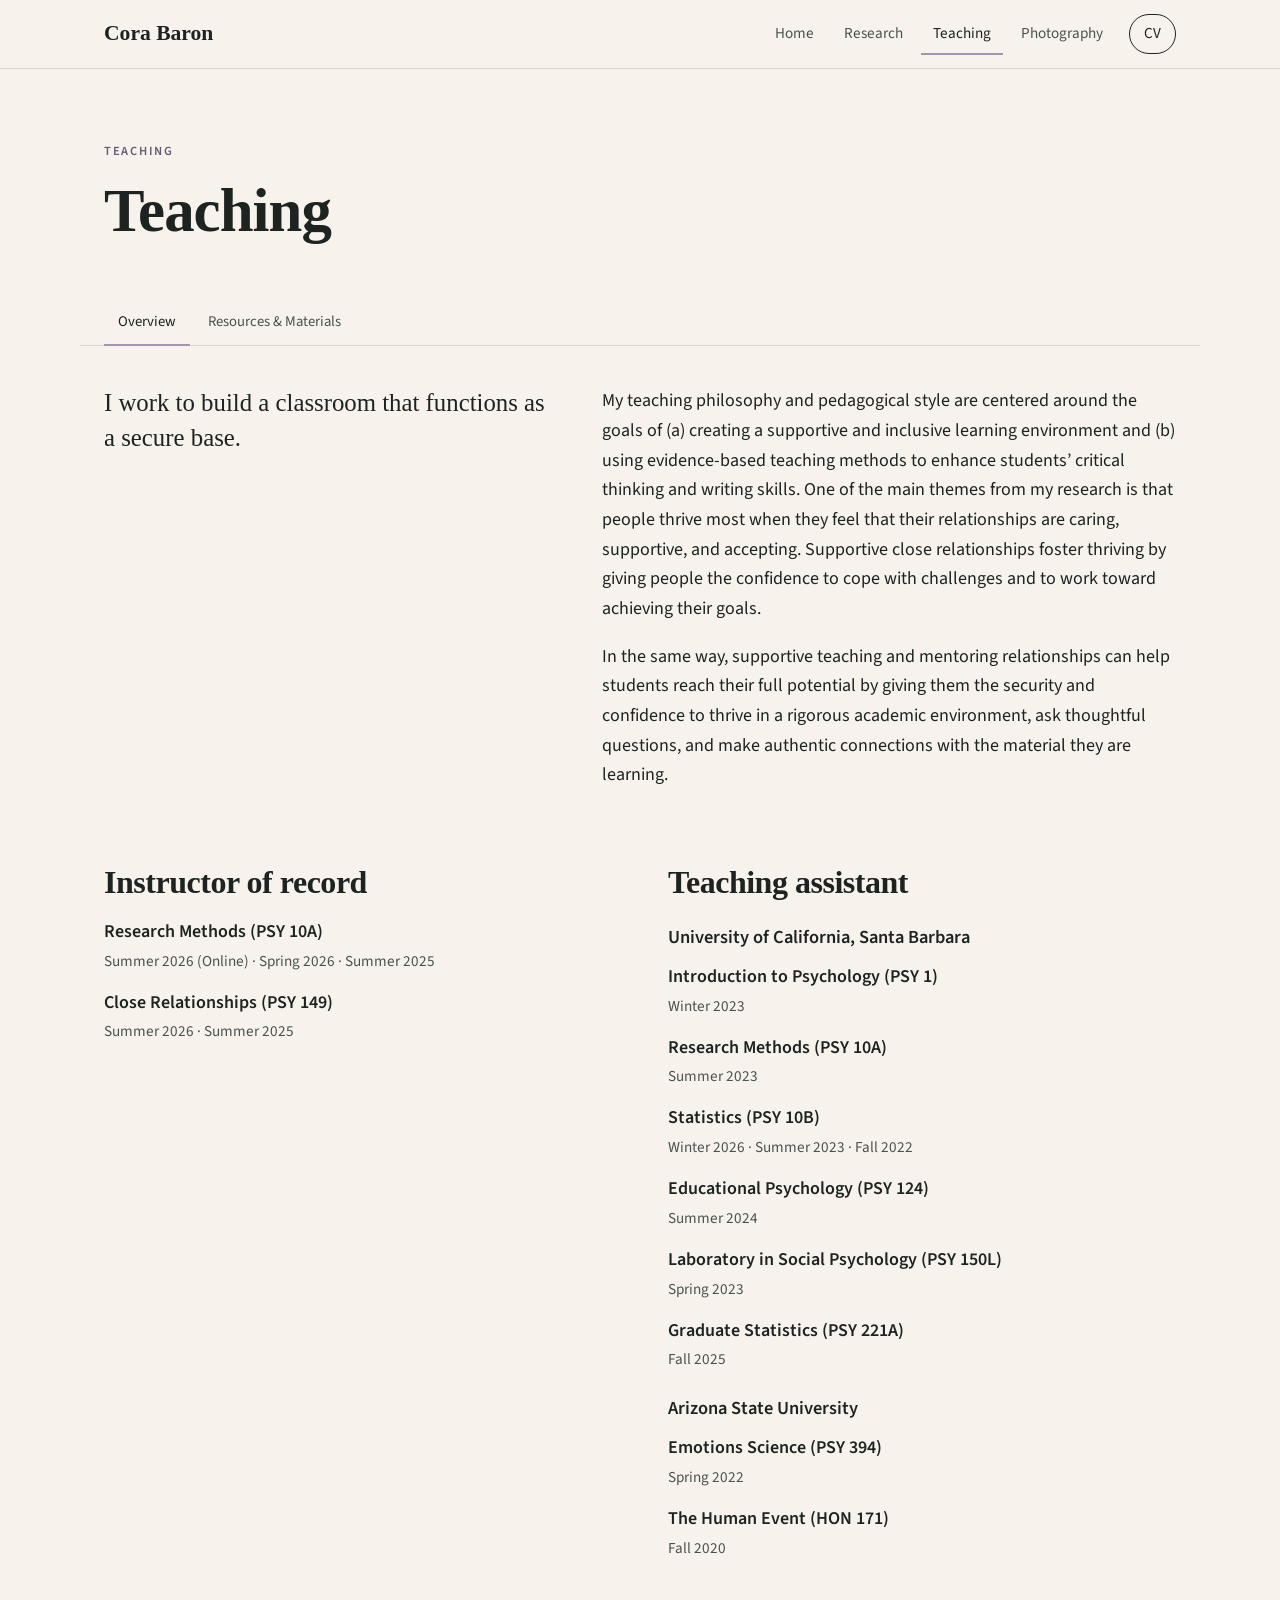
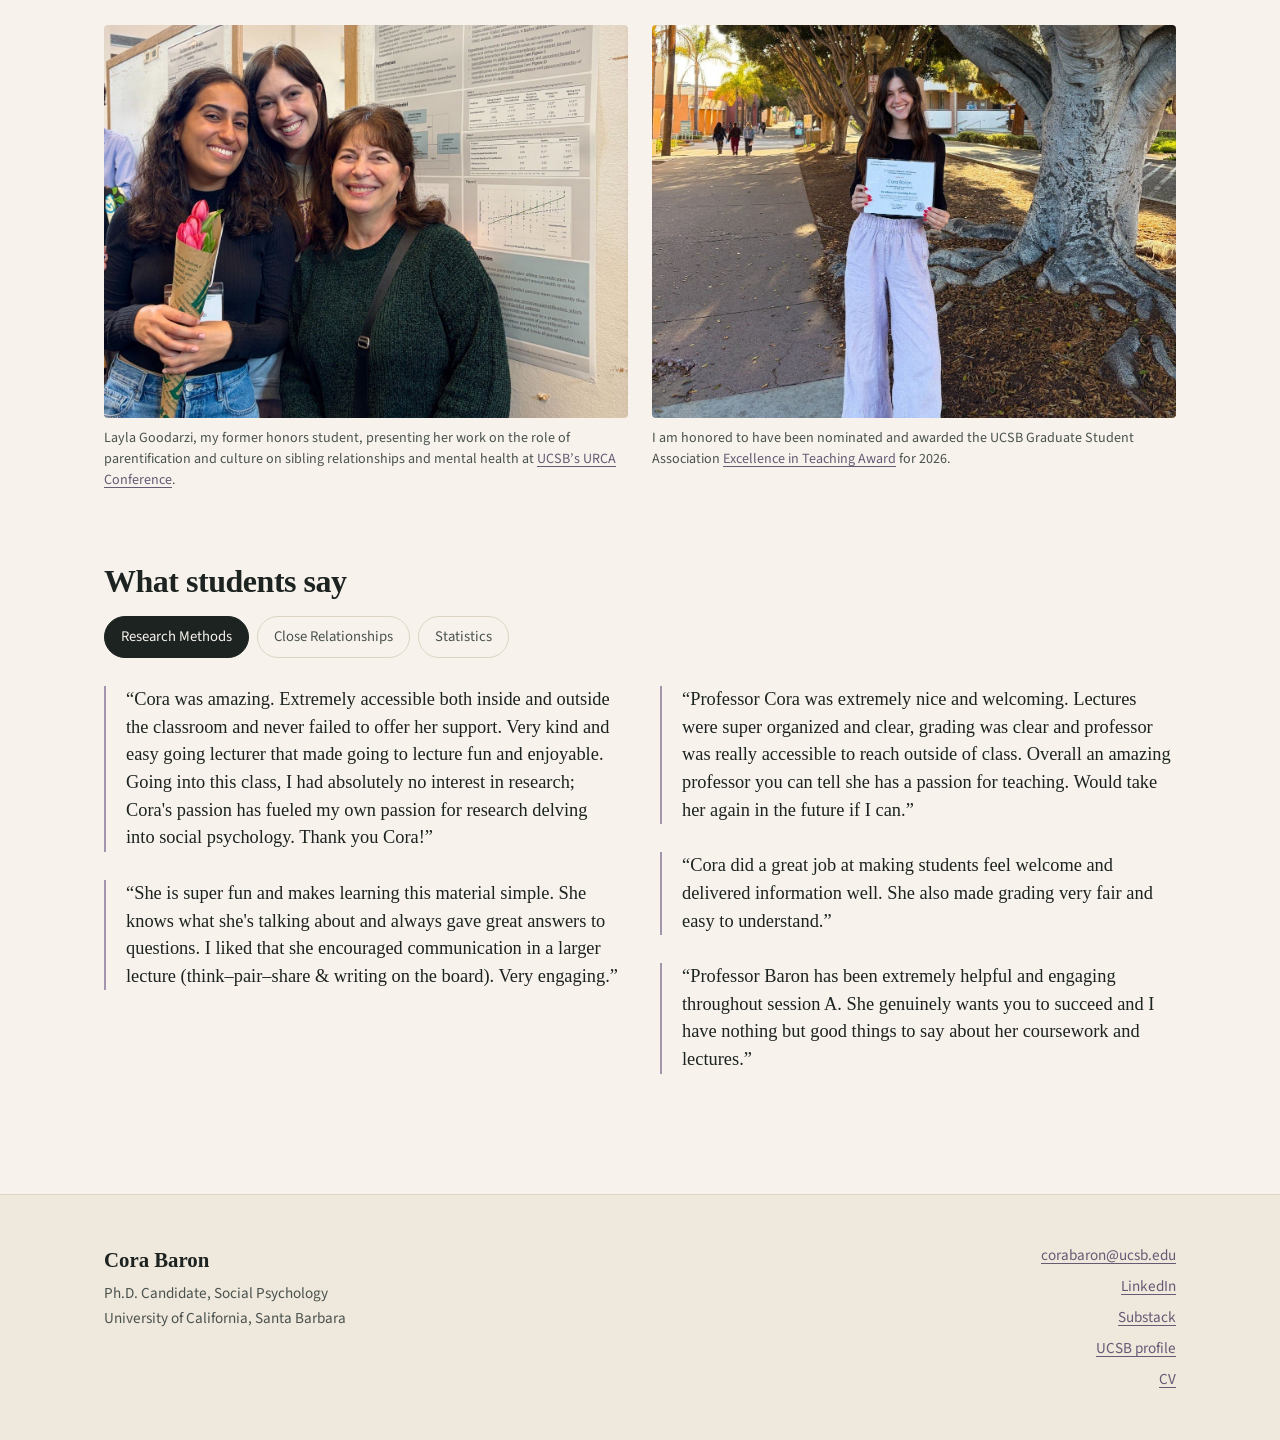
<file: teaching/index.html>
<!DOCTYPE html>
<html lang="en">
<head>
<meta charset="utf-8">
<meta name="viewport" content="width=device-width, initial-scale=1">
<title>Teaching · Cora Baron</title>
<meta name="description" content="Cora Baron’s teaching philosophy, courses taught at UCSB and ASU, and student feedback.">
<link rel="canonical" href="https://www.corabaron.com/teaching/">
<meta property="og:type" content="website">
<meta property="og:title" content="Teaching · Cora Baron">
<meta property="og:description" content="Cora Baron’s teaching philosophy, courses taught at UCSB and ASU, and student feedback.">
<meta property="og:url" content="https://www.corabaron.com/teaching/">
<meta property="og:image" content="https://www.corabaron.com/assets/img/portrait-1000.jpg">
<link rel="preconnect" href="https://fonts.googleapis.com">
<link rel="preconnect" href="https://fonts.gstatic.com" crossorigin>
<link href="https://fonts.googleapis.com/css2?family=Source+Sans+3:ital,wght@0,400;0,600;1,400&display=swap" rel="stylesheet">
<link rel="stylesheet" href="../assets/style.css">

</head>
<body>
<a class="skip" href="#main">Skip to content</a>
<header class="site-header">
  <div class="wrap header-inner">
    <a class="name" href="../index.html">Cora Baron</a>
    <button class="menu-btn" aria-expanded="false" aria-controls="nav">Menu</button>
    <nav id="nav"><ul><li class=""><a href="../index.html">Home</a></li><li class="has-sub"><a href="../research/index.html">Research</a><ul class="sub"><li><a href="../research/publications-and-presentations/index.html">Publications &amp; Presentations</a></li><li><a href="../research/get-involved/index.html">Get Involved</a></li></ul></li><li class="has-sub is-active"><a href="../teaching/index.html" aria-current="page">Teaching</a><ul class="sub"><li><a href="../teaching/resources-and-materials/index.html">Resources &amp; Materials</a></li></ul></li><li class=""><a href="../photography/index.html">Photography</a></li><li><a class="cv" href="https://drive.google.com/file/d/1plPrpQeTUeGXuK-4OzVJSD4Q4S2Cj8XA/view?usp=sharing">CV</a></li></ul></nav>
  </div>
</header>
<main id="main">
<section class="page-head wrap"><p class="eyebrow">Teaching</p><h1>Teaching</h1></section><nav class="subnav wrap" aria-label="Section"><a href="../teaching/index.html" aria-current="page">Overview</a><a href="../teaching/resources-and-materials/index.html">Resources &amp; Materials</a></nav>
<section class="wrap intro-split">
  <p class="lede">I work to build a classroom that functions as a secure base.</p>
  <div>
    <p>My teaching philosophy and pedagogical style are centered around the goals of (a) creating a supportive and inclusive learning environment and (b) using evidence-based teaching methods to enhance students’ critical thinking and writing skills. One of the main themes from my research is that people thrive most when they feel that their relationships are caring, supportive, and accepting. Supportive close relationships foster thriving by giving people the confidence to cope with challenges and to work toward achieving their goals.</p>
    <p>In the same way, supportive teaching and mentoring relationships can help students reach their full potential by giving them the security and confidence to thrive in a rigorous academic environment, ask thoughtful questions, and make authentic connections with the material they are learning.</p>
  </div>
</section>


<section class="wrap courses">
  <div>
    <h2>Instructor of record</h2>
    <dl>
      <dt>Research Methods (PSY 10A)</dt><dd>Summer 2026 (Online) · Spring 2026 · Summer 2025</dd>
      <dt>Close Relationships (PSY 149)</dt><dd>Summer 2026 · Summer 2025</dd>
    </dl>
  </div>
  <div>
    <h2>Teaching assistant</h2>
    <h3>University of California, Santa Barbara</h3>
    <dl>
      <dt>Introduction to Psychology (PSY 1)</dt><dd>Winter 2023</dd>
      <dt>Research Methods (PSY 10A)</dt><dd>Summer 2023</dd>
      <dt>Statistics (PSY 10B)</dt><dd>Winter 2026 · Summer 2023 · Fall 2022</dd>
      <dt>Educational Psychology (PSY 124)</dt><dd>Summer 2024</dd>
      <dt>Laboratory in Social Psychology (PSY 150L)</dt><dd>Spring 2023</dd>
      <dt>Graduate Statistics (PSY 221A)</dt><dd>Fall 2025</dd>
    </dl>
    <h3>Arizona State University</h3>
    <dl>
      <dt>Emotions Science (PSY 394)</dt><dd>Spring 2022</dd>
      <dt>The Human Event (HON 171)</dt><dd>Fall 2020</dd>
    </dl>
  </div>
</section>

<section class="wrap gallery-2">
  <figure><img src="../assets/img/teaching-1-2000.jpg" alt="Layla Goodarzi presenting her poster" loading="lazy"><figcaption>Layla Goodarzi, my former honors student, presenting her work on the role of parentification and culture on sibling relationships and mental health at <a href="https://urca.ucsb.edu/urca-week/conference">UCSB’s URCA Conference</a>.</figcaption></figure>
  <figure><img src="../assets/img/teaching-2-2000.jpg" alt="Cora holding her Excellence in Teaching Award certificate" loading="lazy"><figcaption>I am honored to have been nominated and awarded the UCSB Graduate Student Association <a href="https://www.linkedin.com/posts/cora-baron-m-a-5607b81a0_i-am-excited-to-share-that-i-received-an-activity-7467754868259221504-WcmA">Excellence in Teaching Award</a> for 2026.</figcaption></figure>
</section>

<section class="wrap quotes">
  <h2>What students say</h2>
  <div class="tabs" role="tablist"><button role="tab" aria-selected="true" data-t="0">Research Methods</button><button role="tab" aria-selected="false" data-t="1">Close Relationships</button><button role="tab" aria-selected="false" data-t="2">Statistics</button></div>
  <div class="qpanel" role="tabpanel" data-p="0"><blockquote>“Cora was amazing. Extremely accessible both inside and outside the classroom and never failed to offer her support. Very kind and easy going lecturer that made going to lecture fun and enjoyable. Going into this class, I had absolutely no interest in research; Cora's passion has fueled my own passion for research delving into social psychology. Thank you Cora!”</blockquote><blockquote>“She is super fun and makes learning this material simple. She knows what she's talking about and always gave great answers to questions. I liked that she encouraged communication in a larger lecture (think–pair–share &amp; writing on the board). Very engaging.”</blockquote><blockquote>“Professor Cora was extremely nice and welcoming. Lectures were super organized and clear, grading was clear and professor was really accessible to reach outside of class. Overall an amazing professor you can tell she has a passion for teaching. Would take her again in the future if I can.”</blockquote><blockquote>“Cora did a great job at making students feel welcome and delivered information well. She also made grading very fair and easy to understand.”</blockquote><blockquote>“Professor Baron has been extremely helpful and engaging throughout session A. She genuinely wants you to succeed and I have nothing but good things to say about her coursework and lectures.”</blockquote></div><div class="qpanel" role="tabpanel" data-p="1" hidden><blockquote>“This was one of my favorite courses at UCSB, Professor Baron is such a good teacher and was so engaging and entertaining. She made class really enjoyable and funny, and taught things really well and chose really interesting topics. The exams weren't too difficult and the writing assignments were fair, and I like that she had us talk to each other and share our experiences with each other. This was a great class!”</blockquote><blockquote>“I really enjoyed the engagement it helped to keep me focused and I think overall how the course is set up, it is easy to orient yourself.”</blockquote><blockquote>“Overall great class and I had so much fun taking this course. It was one of my favorite courses in my college career.”</blockquote><blockquote>“The peer interaction and iClicker questions allowed us to use critical thinking in class. AMAZING professor.”</blockquote><blockquote>“I loved the discussion questions and how comfortable people got sharing in class because of the environment created. Every lecture having studies was also really interesting to see how topics were created into data. Overall, the clicker questions were something that made us come in on the first day not knowing what to expect to coming all closer together.”</blockquote></div><div class="qpanel" role="tabpanel" data-p="2" hidden><blockquote>“Cora is literally the sweetest TA ever. She was always eager to help us with our questions and if she ever needed to email [the instructor] regarding our questions she did so. She was always so helpful and made sure we understood her explanations. She never minded going over the same question again and always made us feel comfortable enough to ask questions. It is really refreshing to see a TA who cares about her students' success while trying her best to be helpful. Cora is amazing!!!”</blockquote><blockquote>“I think Cora was a very lovely TA, she got along good with us and related to us which made for a comfortable lab environment, as well as providing good and helpful feedback when I had questions”</blockquote><blockquote>“Cora was a great TA and was always very well–informed on the course content. Her explanations were straight forward and not confusing as someone with limited coding experience. I always felt comfortable coming up to her to ask a question regarding our lab activities or self–guided exercises that we had to do for the class.”</blockquote><blockquote><span class="star" title="Graduate statistics course student">*</span>“Cora explains complex concepts in a way that makes them easy to digest. She brings a humor that keeps students engaged in the material while maintaining professionalism. I really enjoyed having Cora as a TA, and I hope to have the opportunity to take a class with her again.”</blockquote><p class="note">* Graduate statistics course student</p></div>
</section>

</main>
<footer class="site-footer">
  <div class="wrap footer-inner">
    <div>
      <p class="footer-name">Cora Baron</p>
      <p>Ph.D. Candidate, Social Psychology<br>University of California, Santa Barbara</p>
    </div>
    <ul class="footer-links">
      <li><a href="mailto:corabaron@ucsb.edu">corabaron@ucsb.edu</a></li>
      <li><a href="https://www.linkedin.com/in/cora-baron-m-a-5607b81a0">LinkedIn</a></li>
      <li><a href="https://substack.com/@corabaron">Substack</a></li>
      <li><a href="https://psych.ucsb.edu/people/graduate-students/cora-baron">UCSB profile</a></li>
      <li><a href="https://drive.google.com/file/d/1plPrpQeTUeGXuK-4OzVJSD4Q4S2Cj8XA/view?usp=sharing">CV</a></li>
    </ul>
  </div>
</footer>
<script>
(function(){
try{if(sessionStorage.getItem('cb-flowers'))return;sessionStorage.setItem('cb-flowers','1');}catch(e){}
if(matchMedia('(prefers-reduced-motion: reduce)').matches||!document.body.animate)return;
var cols=[['#a395ad','#d8cde0'],['#b6a6c2','#e6dcec'],['#9a8aa6','#cfc2d8'],['#c4b6cf','#efe7f2']];
var P='M12 12C8.6 9.2 8 4.6 10.2 2.1L12 3.9 13.8 2.1C16 4.6 15.4 9.2 12 12Z';
var box=document.createElement('div');box.setAttribute('aria-hidden','true');
box.style.cssText='position:fixed;inset:0;pointer-events:none;z-index:50;overflow:hidden';
document.body.appendChild(box);
var n=window.innerWidth<700?50:100,done=0;
for(var i=0;i<n;i++){
  var c=cols[i%cols.length],id='g'+i,loose=Math.random()<.45,s=loose?14+Math.random()*10:24+Math.random()*16,svg;
  var grad='<defs><linearGradient id="'+id+'" x1="0" y1="1" x2="0" y2="0"><stop offset="0" stop-color="'+c[0]+'"/><stop offset="1" stop-color="'+c[1]+'"/></linearGradient></defs>';
  if(loose){svg='<svg viewBox="7 1 10 12" width="'+s+'" height="'+s*1.2+'">'+grad+'<path d="'+P+'" fill="url(#'+id+')"/></svg>';}
  else{var p='';for(var k=0;k<5;k++)p+='<path d="'+P+'" fill="url(#'+id+')" transform="rotate('+(k*72)+' 12 12)"/>';
    var st='';for(k=0;k<5;k++){var a=(k*72+36)*Math.PI/180;st+='<circle cx="'+(12+Math.sin(a)*3.2).toFixed(2)+'" cy="'+(12-Math.cos(a)*3.2).toFixed(2)+'" r=".7" fill="#8a6f96"/>';}
    svg='<svg viewBox="0 0 24 24" width="'+s+'" height="'+s+'">'+grad+p+'<circle cx="12" cy="12" r="2" fill="#f6eef6"/>'+st+'</svg>';}
  var f=document.createElement('div');f.innerHTML=svg;
  f.style.cssText='position:absolute;top:-34px;left:'+(Math.random()*104-2)+'vw;opacity:0;will-change:transform';
  box.appendChild(f);
  var dx=(Math.random()-.5)*220,rot=(Math.random()<.5?-1:1)*(160+Math.random()*420),dur=5200+Math.random()*4200,del=Math.random()*3200,fl=loose?.35:1;
  var an=f.animate([
    {transform:'translate(0,0) rotate(0deg) scaleX(1)',opacity:0},
    {opacity:.95,offset:.06},
    {transform:'translate('+(dx*.35)+'px,28vh) rotate('+(rot*.3)+'deg) scaleX('+fl+')',offset:.3},
    {transform:'translate('+(dx*.8)+'px,58vh) rotate('+(rot*.62)+'deg) scaleX(1)',opacity:.9,offset:.6},
    {transform:'translate('+dx+'px,110vh) rotate('+rot+'deg) scaleX('+fl+')',opacity:0}
  ],{duration:dur,delay:del,easing:'cubic-bezier(.3,.1,.55,1)',fill:'both'});
  an.onfinish=function(){if(++done===n)box.remove();};
}
})();

</script>
<script>
(function(){var b=document.querySelector('.menu-btn'),n=document.getElementById('nav');
b.addEventListener('click',function(){var o=n.classList.toggle('open');b.setAttribute('aria-expanded',o);});
document.addEventListener('error',function(e){if(e.target.tagName==='IMG')e.target.classList.add('missing');},true);
if('IntersectionObserver' in window&&!matchMedia('(prefers-reduced-motion: reduce)').matches){var els=document.querySelectorAll('main .prose-block, main figure, .project, .refs, .trip header, .photo-grid, blockquote, .courses>div, .callout, .resource-list li, .intro-split');var io=new IntersectionObserver(function(es){es.forEach(function(x){if(x.isIntersecting){x.target.classList.add('in');io.unobserve(x.target);}});},{rootMargin:'0px 0px -8% 0px'});els.forEach(function(el,i){el.classList.add('reveal');if(el.classList.contains('ph'))el.style.transitionDelay=(i%5)*70+'ms';io.observe(el);});}})();
</script>
<script>
document.querySelectorAll('.tabs button').forEach(function(b){b.addEventListener('click',function(){
document.querySelectorAll('.tabs button').forEach(function(x){x.setAttribute('aria-selected',x===b)});
document.querySelectorAll('.qpanel').forEach(function(p){p.hidden=p.dataset.p!==b.dataset.t});});});
</script>
</body>
</html>
</file>
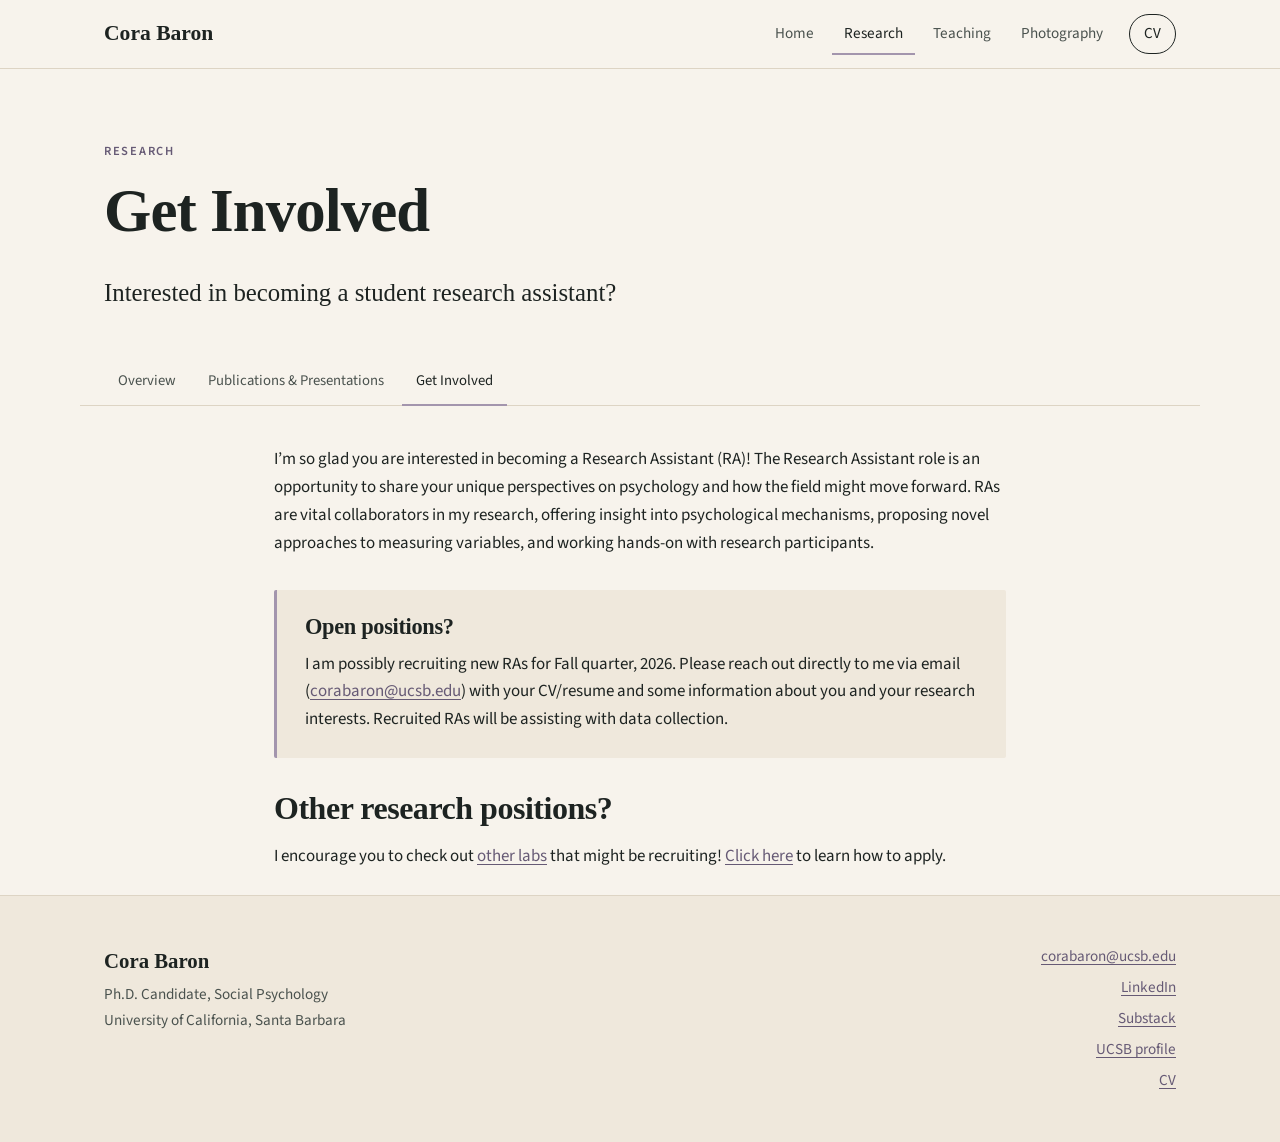
<file: research/get-involved/index.html>
<!DOCTYPE html>
<html lang="en">
<head>
<meta charset="utf-8">
<meta name="viewport" content="width=device-width, initial-scale=1">
<title>Get Involved · Cora Baron</title>
<meta name="description" content="How UCSB students can become research assistants with Cora Baron.">
<link rel="canonical" href="https://www.corabaron.com/research/get-involved/">
<meta property="og:type" content="website">
<meta property="og:title" content="Get Involved · Cora Baron">
<meta property="og:description" content="How UCSB students can become research assistants with Cora Baron.">
<meta property="og:url" content="https://www.corabaron.com/research/get-involved/">
<meta property="og:image" content="https://www.corabaron.com/assets/img/portrait-1000.jpg">
<link rel="preconnect" href="https://fonts.googleapis.com">
<link rel="preconnect" href="https://fonts.gstatic.com" crossorigin>
<link href="https://fonts.googleapis.com/css2?family=Source+Sans+3:ital,wght@0,400;0,600;1,400&display=swap" rel="stylesheet">
<link rel="stylesheet" href="../../assets/style.css">

</head>
<body>
<a class="skip" href="#main">Skip to content</a>
<header class="site-header">
  <div class="wrap header-inner">
    <a class="name" href="../../index.html">Cora Baron</a>
    <button class="menu-btn" aria-expanded="false" aria-controls="nav">Menu</button>
    <nav id="nav"><ul><li class=""><a href="../../index.html">Home</a></li><li class="has-sub is-active"><a href="../../research/index.html">Research</a><ul class="sub"><li><a href="../../research/publications-and-presentations/index.html">Publications &amp; Presentations</a></li><li><a href="../../research/get-involved/index.html" aria-current="page">Get Involved</a></li></ul></li><li class="has-sub"><a href="../../teaching/index.html">Teaching</a><ul class="sub"><li><a href="../../teaching/resources-and-materials/index.html">Resources &amp; Materials</a></li></ul></li><li class=""><a href="../../photography/index.html">Photography</a></li><li><a class="cv" href="https://drive.google.com/file/d/1plPrpQeTUeGXuK-4OzVJSD4Q4S2Cj8XA/view?usp=sharing">CV</a></li></ul></nav>
  </div>
</header>
<main id="main">
<section class="page-head wrap"><p class="eyebrow">Research</p><h1>Get Involved</h1><p class="lede">Interested in becoming a student research assistant?</p></section><nav class="subnav wrap" aria-label="Section"><a href="../../research/index.html">Overview</a><a href="../../research/publications-and-presentations/index.html">Publications &amp; Presentations</a><a href="../../research/get-involved/index.html" aria-current="page">Get Involved</a></nav>
<div class="wrap narrow prose-block">
  <p>I’m so glad you are interested in becoming a Research Assistant (RA)! The Research Assistant role is an opportunity to share your unique perspectives on psychology and how the field might move forward. RAs are vital collaborators in my research, offering insight into psychological mechanisms, proposing novel approaches to measuring variables, and working hands-on with research participants.</p>
  <div class="callout">
    <h2>Open positions?</h2>
    <p>I am possibly recruiting new RAs for Fall quarter, 2026. Please reach out directly to me via email (<a href="mailto:corabaron@ucsb.edu">corabaron@ucsb.edu</a>) with your CV/resume and some information about you and your research interests. Recruited RAs will be assisting with data collection.</p>
  </div>
  <h2>Other research positions?</h2>
  <p>I encourage you to check out <a href="https://psych.ucsb.edu/people">other labs</a> that might be recruiting! <a href="https://psych.ucsb.edu/undergraduate/research-assistant-99199">Click here</a> to learn how to apply.</p>
</div>
</main>
<footer class="site-footer">
  <div class="wrap footer-inner">
    <div>
      <p class="footer-name">Cora Baron</p>
      <p>Ph.D. Candidate, Social Psychology<br>University of California, Santa Barbara</p>
    </div>
    <ul class="footer-links">
      <li><a href="mailto:corabaron@ucsb.edu">corabaron@ucsb.edu</a></li>
      <li><a href="https://www.linkedin.com/in/cora-baron-m-a-5607b81a0">LinkedIn</a></li>
      <li><a href="https://substack.com/@corabaron">Substack</a></li>
      <li><a href="https://psych.ucsb.edu/people/graduate-students/cora-baron">UCSB profile</a></li>
      <li><a href="https://drive.google.com/file/d/1plPrpQeTUeGXuK-4OzVJSD4Q4S2Cj8XA/view?usp=sharing">CV</a></li>
    </ul>
  </div>
</footer>
<script>
(function(){
try{if(sessionStorage.getItem('cb-flowers'))return;sessionStorage.setItem('cb-flowers','1');}catch(e){}
if(matchMedia('(prefers-reduced-motion: reduce)').matches||!document.body.animate)return;
var cols=[['#a395ad','#d8cde0'],['#b6a6c2','#e6dcec'],['#9a8aa6','#cfc2d8'],['#c4b6cf','#efe7f2']];
var P='M12 12C8.6 9.2 8 4.6 10.2 2.1L12 3.9 13.8 2.1C16 4.6 15.4 9.2 12 12Z';
var box=document.createElement('div');box.setAttribute('aria-hidden','true');
box.style.cssText='position:fixed;inset:0;pointer-events:none;z-index:50;overflow:hidden';
document.body.appendChild(box);
var n=window.innerWidth<700?50:100,done=0;
for(var i=0;i<n;i++){
  var c=cols[i%cols.length],id='g'+i,loose=Math.random()<.45,s=loose?14+Math.random()*10:24+Math.random()*16,svg;
  var grad='<defs><linearGradient id="'+id+'" x1="0" y1="1" x2="0" y2="0"><stop offset="0" stop-color="'+c[0]+'"/><stop offset="1" stop-color="'+c[1]+'"/></linearGradient></defs>';
  if(loose){svg='<svg viewBox="7 1 10 12" width="'+s+'" height="'+s*1.2+'">'+grad+'<path d="'+P+'" fill="url(#'+id+')"/></svg>';}
  else{var p='';for(var k=0;k<5;k++)p+='<path d="'+P+'" fill="url(#'+id+')" transform="rotate('+(k*72)+' 12 12)"/>';
    var st='';for(k=0;k<5;k++){var a=(k*72+36)*Math.PI/180;st+='<circle cx="'+(12+Math.sin(a)*3.2).toFixed(2)+'" cy="'+(12-Math.cos(a)*3.2).toFixed(2)+'" r=".7" fill="#8a6f96"/>';}
    svg='<svg viewBox="0 0 24 24" width="'+s+'" height="'+s+'">'+grad+p+'<circle cx="12" cy="12" r="2" fill="#f6eef6"/>'+st+'</svg>';}
  var f=document.createElement('div');f.innerHTML=svg;
  f.style.cssText='position:absolute;top:-34px;left:'+(Math.random()*104-2)+'vw;opacity:0;will-change:transform';
  box.appendChild(f);
  var dx=(Math.random()-.5)*220,rot=(Math.random()<.5?-1:1)*(160+Math.random()*420),dur=5200+Math.random()*4200,del=Math.random()*3200,fl=loose?.35:1;
  var an=f.animate([
    {transform:'translate(0,0) rotate(0deg) scaleX(1)',opacity:0},
    {opacity:.95,offset:.06},
    {transform:'translate('+(dx*.35)+'px,28vh) rotate('+(rot*.3)+'deg) scaleX('+fl+')',offset:.3},
    {transform:'translate('+(dx*.8)+'px,58vh) rotate('+(rot*.62)+'deg) scaleX(1)',opacity:.9,offset:.6},
    {transform:'translate('+dx+'px,110vh) rotate('+rot+'deg) scaleX('+fl+')',opacity:0}
  ],{duration:dur,delay:del,easing:'cubic-bezier(.3,.1,.55,1)',fill:'both'});
  an.onfinish=function(){if(++done===n)box.remove();};
}
})();

</script>
<script>
(function(){var b=document.querySelector('.menu-btn'),n=document.getElementById('nav');
b.addEventListener('click',function(){var o=n.classList.toggle('open');b.setAttribute('aria-expanded',o);});
document.addEventListener('error',function(e){if(e.target.tagName==='IMG')e.target.classList.add('missing');},true);
if('IntersectionObserver' in window&&!matchMedia('(prefers-reduced-motion: reduce)').matches){var els=document.querySelectorAll('main .prose-block, main figure, .project, .refs, .trip header, .photo-grid, blockquote, .courses>div, .callout, .resource-list li, .intro-split');var io=new IntersectionObserver(function(es){es.forEach(function(x){if(x.isIntersecting){x.target.classList.add('in');io.unobserve(x.target);}});},{rootMargin:'0px 0px -8% 0px'});els.forEach(function(el,i){el.classList.add('reveal');if(el.classList.contains('ph'))el.style.transitionDelay=(i%5)*70+'ms';io.observe(el);});}})();
</script>

</body>
</html>
</file>
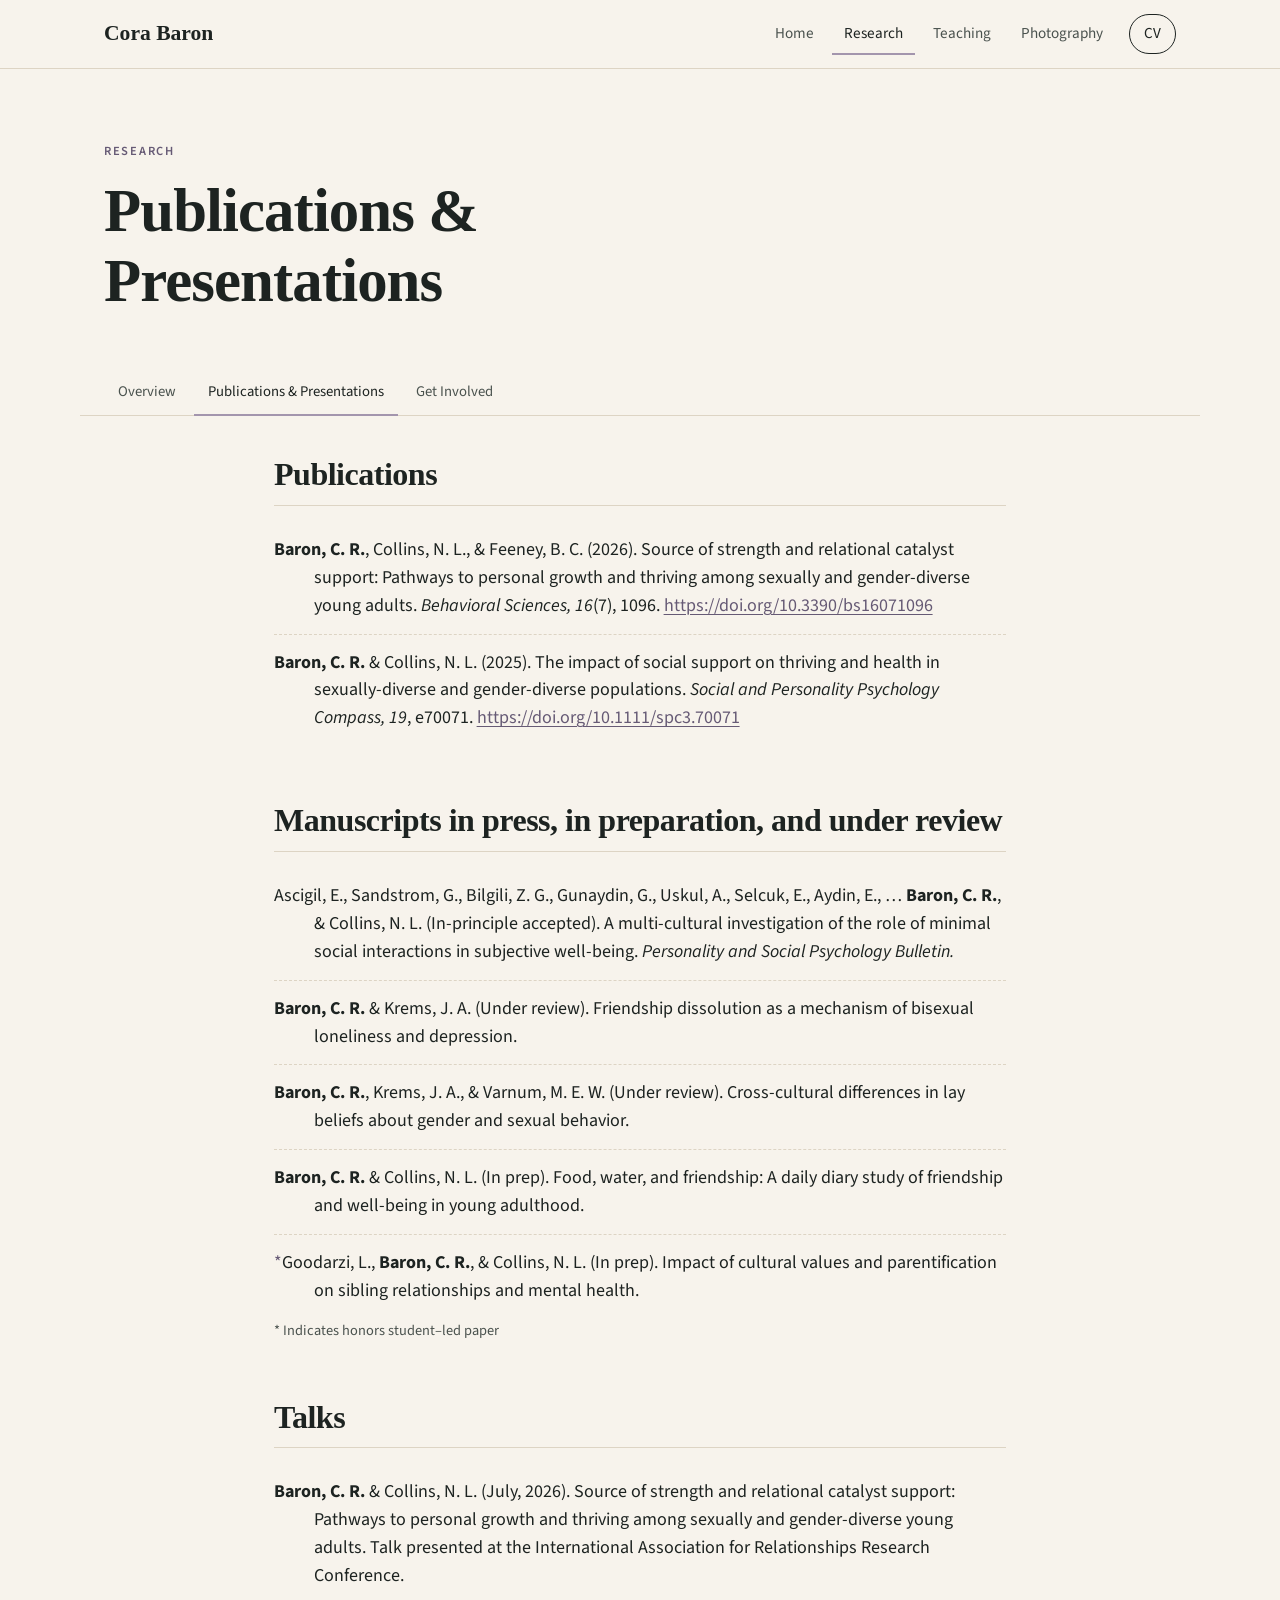
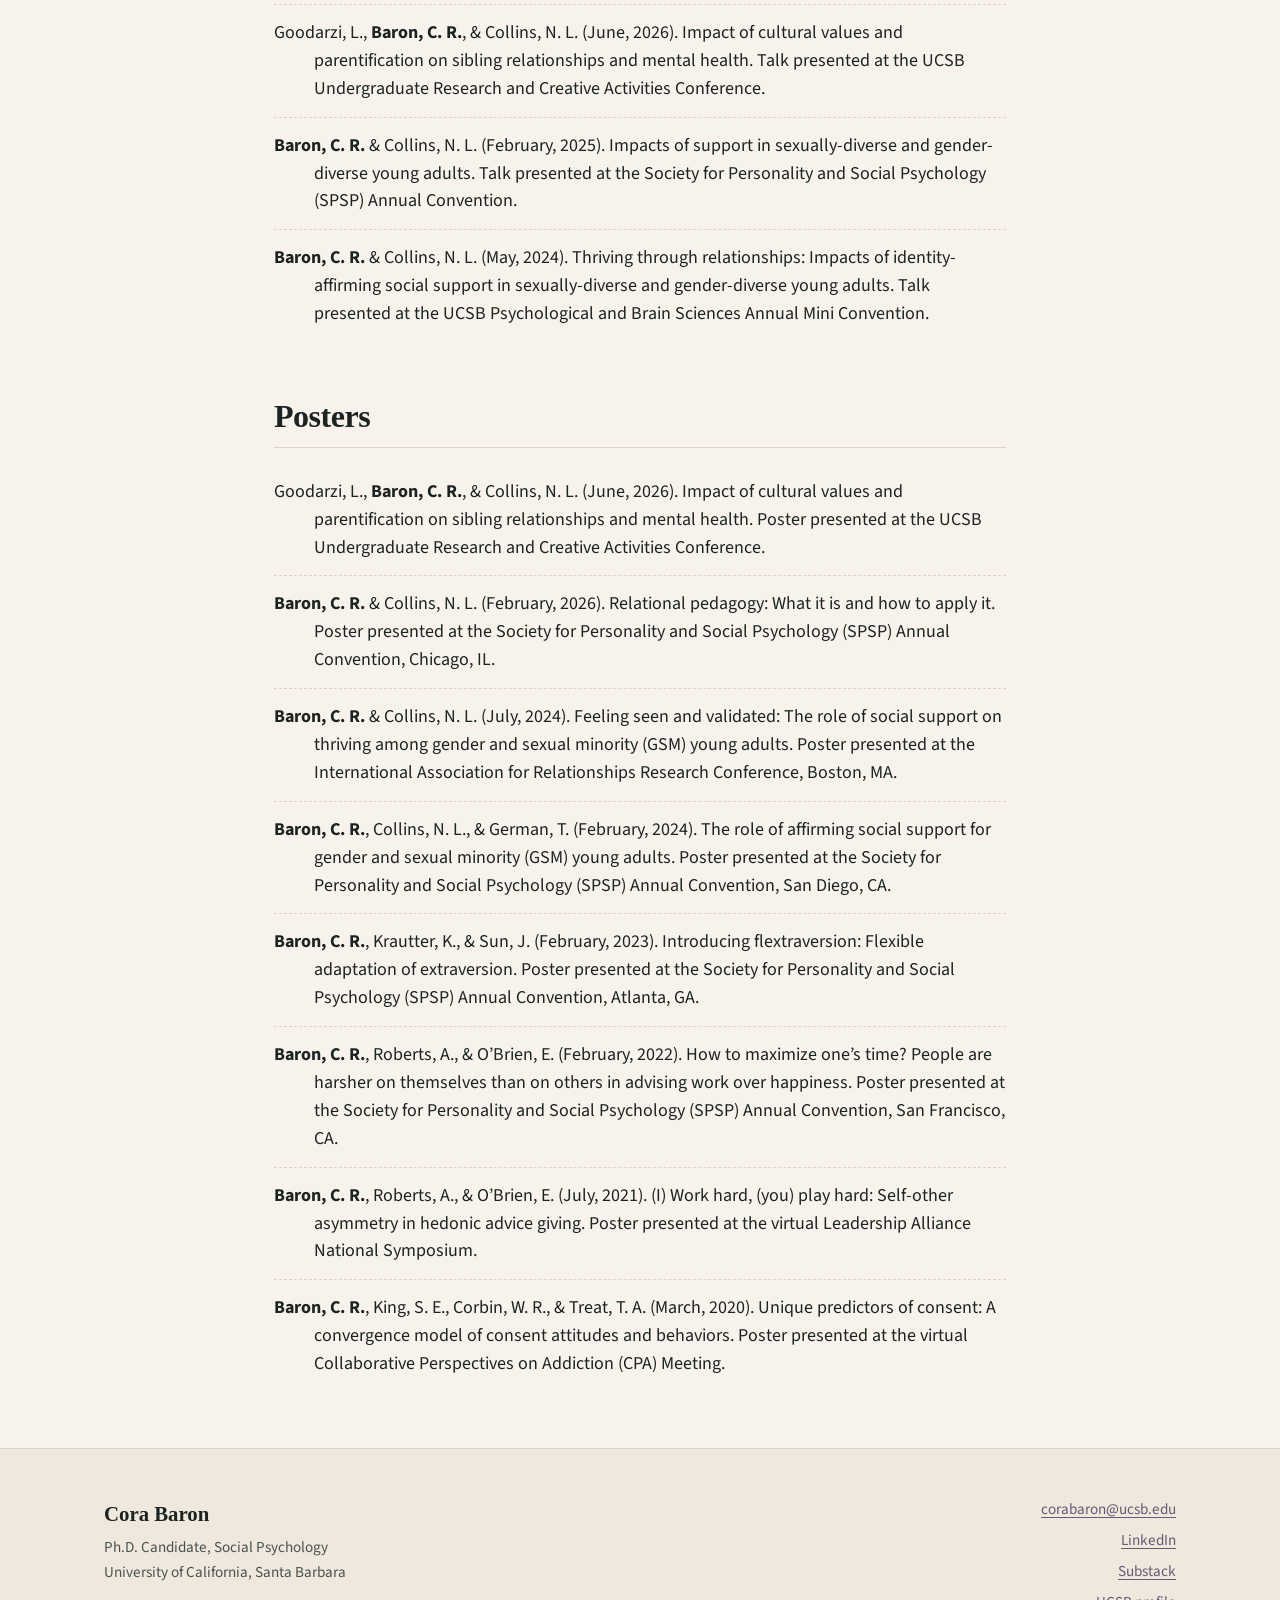
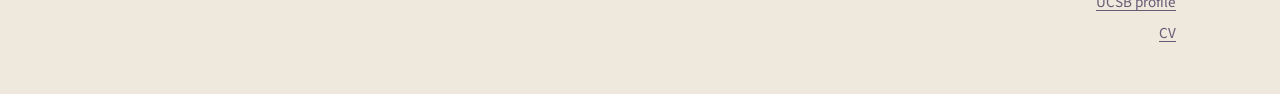
<file: research/publications-and-presentations/index.html>
<!DOCTYPE html>
<html lang="en">
<head>
<meta charset="utf-8">
<meta name="viewport" content="width=device-width, initial-scale=1">
<title>Publications & Presentations · Cora Baron</title>
<meta name="description" content="Publications, talks, and posters by Cora Baron on social support, friendship, and thriving.">
<link rel="canonical" href="https://www.corabaron.com/research/publications-and-presentations/">
<meta property="og:type" content="website">
<meta property="og:title" content="Publications & Presentations · Cora Baron">
<meta property="og:description" content="Publications, talks, and posters by Cora Baron on social support, friendship, and thriving.">
<meta property="og:url" content="https://www.corabaron.com/research/publications-and-presentations/">
<meta property="og:image" content="https://www.corabaron.com/assets/img/portrait-1000.jpg">
<link rel="preconnect" href="https://fonts.googleapis.com">
<link rel="preconnect" href="https://fonts.gstatic.com" crossorigin>
<link href="https://fonts.googleapis.com/css2?family=Source+Sans+3:ital,wght@0,400;0,600;1,400&display=swap" rel="stylesheet">
<link rel="stylesheet" href="../../assets/style.css">

</head>
<body>
<a class="skip" href="#main">Skip to content</a>
<header class="site-header">
  <div class="wrap header-inner">
    <a class="name" href="../../index.html">Cora Baron</a>
    <button class="menu-btn" aria-expanded="false" aria-controls="nav">Menu</button>
    <nav id="nav"><ul><li class=""><a href="../../index.html">Home</a></li><li class="has-sub is-active"><a href="../../research/index.html">Research</a><ul class="sub"><li><a href="../../research/publications-and-presentations/index.html" aria-current="page">Publications &amp; Presentations</a></li><li><a href="../../research/get-involved/index.html">Get Involved</a></li></ul></li><li class="has-sub"><a href="../../teaching/index.html">Teaching</a><ul class="sub"><li><a href="../../teaching/resources-and-materials/index.html">Resources &amp; Materials</a></li></ul></li><li class=""><a href="../../photography/index.html">Photography</a></li><li><a class="cv" href="https://drive.google.com/file/d/1plPrpQeTUeGXuK-4OzVJSD4Q4S2Cj8XA/view?usp=sharing">CV</a></li></ul></nav>
  </div>
</header>
<main id="main">
<section class="page-head wrap"><p class="eyebrow">Research</p><h1>Publications &amp; Presentations</h1></section><nav class="subnav wrap" aria-label="Section"><a href="../../research/index.html">Overview</a><a href="../../research/publications-and-presentations/index.html" aria-current="page">Publications &amp; Presentations</a><a href="../../research/get-involved/index.html">Get Involved</a></nav>
<div class="wrap narrow">
<section class="refs"><h2>Publications</h2><ol><li><strong>Baron, C. R.</strong>, Collins, N. L., &amp; Feeney, B. C. (2026). Source of strength and relational catalyst support: Pathways to personal growth and thriving among sexually and gender-diverse young adults. <em>Behavioral Sciences, 16</em>(7), 1096. <a href="https://doi.org/10.3390/bs16071096">https://doi.org/10.3390/bs16071096</a></li><li><strong>Baron, C. R.</strong> &amp; Collins, N. L. (2025). The impact of social support on thriving and health in sexually-diverse and gender-diverse populations. <em>Social and Personality Psychology Compass, 19</em>, e70071. <a href="https://doi.org/10.1111/spc3.70071">https://doi.org/10.1111/spc3.70071</a></li></ol></section>
<section class="refs"><h2>Manuscripts in press, in preparation, and under review</h2><ol><li>Ascigil, E., Sandstrom, G., Bilgili, Z. G., Gunaydin, G., Uskul, A., Selcuk, E., Aydin, E., … <strong>Baron, C. R.</strong>, &amp; Collins, N. L. (In-principle accepted). A multi-cultural investigation of the role of minimal social interactions in subjective well-being. <em>Personality and Social Psychology Bulletin.</em></li><li><strong>Baron, C. R.</strong> &amp; Krems, J. A. (Under review). Friendship dissolution as a mechanism of bisexual loneliness and depression.</li><li><strong>Baron, C. R.</strong>, Krems, J. A., &amp; Varnum, M. E. W. (Under review). Cross-cultural differences in lay beliefs about gender and sexual behavior.</li><li><strong>Baron, C. R.</strong> &amp; Collins, N. L. (In prep). Food, water, and friendship: A daily diary study of friendship and well-being in young adulthood.</li><li><span class="star">*</span>Goodarzi, L., <strong>Baron, C. R.</strong>, &amp; Collins, N. L. (In prep). Impact of cultural values and parentification on sibling relationships and mental health.</li></ol><p class="note">* Indicates honors student–led paper</p></section>
<section class="refs"><h2>Talks</h2><ol><li><strong>Baron, C. R.</strong> &amp; Collins, N. L. (July, 2026). Source of strength and relational catalyst support: Pathways to personal growth and thriving among sexually and gender-diverse young adults. Talk presented at the International Association for Relationships Research Conference.</li><li>Goodarzi, L., <strong>Baron, C. R.</strong>, &amp; Collins, N. L. (June, 2026). Impact of cultural values and parentification on sibling relationships and mental health. Talk presented at the UCSB Undergraduate Research and Creative Activities Conference.</li><li><strong>Baron, C. R.</strong> &amp; Collins, N. L. (February, 2025). Impacts of support in sexually-diverse and gender-diverse young adults. Talk presented at the Society for Personality and Social Psychology (SPSP) Annual Convention.</li><li><strong>Baron, C. R.</strong> &amp; Collins, N. L. (May, 2024). Thriving through relationships: Impacts of identity-affirming social support in sexually-diverse and gender-diverse young adults. Talk presented at the UCSB Psychological and Brain Sciences Annual Mini Convention.</li></ol></section>
<section class="refs"><h2>Posters</h2><ol><li>Goodarzi, L., <strong>Baron, C. R.</strong>, &amp; Collins, N. L. (June, 2026). Impact of cultural values and parentification on sibling relationships and mental health. Poster presented at the UCSB Undergraduate Research and Creative Activities Conference.</li><li><strong>Baron, C. R.</strong> &amp; Collins, N. L. (February, 2026). Relational pedagogy: What it is and how to apply it. Poster presented at the Society for Personality and Social Psychology (SPSP) Annual Convention, Chicago, IL.</li><li><strong>Baron, C. R.</strong> &amp; Collins, N. L. (July, 2024). Feeling seen and validated: The role of social support on thriving among gender and sexual minority (GSM) young adults. Poster presented at the International Association for Relationships Research Conference, Boston, MA.</li><li><strong>Baron, C. R.</strong>, Collins, N. L., &amp; German, T. (February, 2024). The role of affirming social support for gender and sexual minority (GSM) young adults. Poster presented at the Society for Personality and Social Psychology (SPSP) Annual Convention, San Diego, CA.</li><li><strong>Baron, C. R.</strong>, Krautter, K., &amp; Sun, J. (February, 2023). Introducing flextraversion: Flexible adaptation of extraversion. Poster presented at the Society for Personality and Social Psychology (SPSP) Annual Convention, Atlanta, GA.</li><li><strong>Baron, C. R.</strong>, Roberts, A., &amp; O’Brien, E. (February, 2022). How to maximize one’s time? People are harsher on themselves than on others in advising work over happiness. Poster presented at the Society for Personality and Social Psychology (SPSP) Annual Convention, San Francisco, CA.</li><li><strong>Baron, C. R.</strong>, Roberts, A., &amp; O’Brien, E. (July, 2021). (I) Work hard, (you) play hard: Self-other asymmetry in hedonic advice giving. Poster presented at the virtual Leadership Alliance National Symposium.</li><li><strong>Baron, C. R.</strong>, King, S. E., Corbin, W. R., &amp; Treat, T. A. (March, 2020). Unique predictors of consent: A convergence model of consent attitudes and behaviors. Poster presented at the virtual Collaborative Perspectives on Addiction (CPA) Meeting.</li></ol></section>
</div>
</main>
<footer class="site-footer">
  <div class="wrap footer-inner">
    <div>
      <p class="footer-name">Cora Baron</p>
      <p>Ph.D. Candidate, Social Psychology<br>University of California, Santa Barbara</p>
    </div>
    <ul class="footer-links">
      <li><a href="mailto:corabaron@ucsb.edu">corabaron@ucsb.edu</a></li>
      <li><a href="https://www.linkedin.com/in/cora-baron-m-a-5607b81a0">LinkedIn</a></li>
      <li><a href="https://substack.com/@corabaron">Substack</a></li>
      <li><a href="https://psych.ucsb.edu/people/graduate-students/cora-baron">UCSB profile</a></li>
      <li><a href="https://drive.google.com/file/d/1plPrpQeTUeGXuK-4OzVJSD4Q4S2Cj8XA/view?usp=sharing">CV</a></li>
    </ul>
  </div>
</footer>
<script>
(function(){
try{if(sessionStorage.getItem('cb-flowers'))return;sessionStorage.setItem('cb-flowers','1');}catch(e){}
if(matchMedia('(prefers-reduced-motion: reduce)').matches||!document.body.animate)return;
var cols=[['#a395ad','#d8cde0'],['#b6a6c2','#e6dcec'],['#9a8aa6','#cfc2d8'],['#c4b6cf','#efe7f2']];
var P='M12 12C8.6 9.2 8 4.6 10.2 2.1L12 3.9 13.8 2.1C16 4.6 15.4 9.2 12 12Z';
var box=document.createElement('div');box.setAttribute('aria-hidden','true');
box.style.cssText='position:fixed;inset:0;pointer-events:none;z-index:50;overflow:hidden';
document.body.appendChild(box);
var n=window.innerWidth<700?50:100,done=0;
for(var i=0;i<n;i++){
  var c=cols[i%cols.length],id='g'+i,loose=Math.random()<.45,s=loose?14+Math.random()*10:24+Math.random()*16,svg;
  var grad='<defs><linearGradient id="'+id+'" x1="0" y1="1" x2="0" y2="0"><stop offset="0" stop-color="'+c[0]+'"/><stop offset="1" stop-color="'+c[1]+'"/></linearGradient></defs>';
  if(loose){svg='<svg viewBox="7 1 10 12" width="'+s+'" height="'+s*1.2+'">'+grad+'<path d="'+P+'" fill="url(#'+id+')"/></svg>';}
  else{var p='';for(var k=0;k<5;k++)p+='<path d="'+P+'" fill="url(#'+id+')" transform="rotate('+(k*72)+' 12 12)"/>';
    var st='';for(k=0;k<5;k++){var a=(k*72+36)*Math.PI/180;st+='<circle cx="'+(12+Math.sin(a)*3.2).toFixed(2)+'" cy="'+(12-Math.cos(a)*3.2).toFixed(2)+'" r=".7" fill="#8a6f96"/>';}
    svg='<svg viewBox="0 0 24 24" width="'+s+'" height="'+s+'">'+grad+p+'<circle cx="12" cy="12" r="2" fill="#f6eef6"/>'+st+'</svg>';}
  var f=document.createElement('div');f.innerHTML=svg;
  f.style.cssText='position:absolute;top:-34px;left:'+(Math.random()*104-2)+'vw;opacity:0;will-change:transform';
  box.appendChild(f);
  var dx=(Math.random()-.5)*220,rot=(Math.random()<.5?-1:1)*(160+Math.random()*420),dur=5200+Math.random()*4200,del=Math.random()*3200,fl=loose?.35:1;
  var an=f.animate([
    {transform:'translate(0,0) rotate(0deg) scaleX(1)',opacity:0},
    {opacity:.95,offset:.06},
    {transform:'translate('+(dx*.35)+'px,28vh) rotate('+(rot*.3)+'deg) scaleX('+fl+')',offset:.3},
    {transform:'translate('+(dx*.8)+'px,58vh) rotate('+(rot*.62)+'deg) scaleX(1)',opacity:.9,offset:.6},
    {transform:'translate('+dx+'px,110vh) rotate('+rot+'deg) scaleX('+fl+')',opacity:0}
  ],{duration:dur,delay:del,easing:'cubic-bezier(.3,.1,.55,1)',fill:'both'});
  an.onfinish=function(){if(++done===n)box.remove();};
}
})();

</script>
<script>
(function(){var b=document.querySelector('.menu-btn'),n=document.getElementById('nav');
b.addEventListener('click',function(){var o=n.classList.toggle('open');b.setAttribute('aria-expanded',o);});
document.addEventListener('error',function(e){if(e.target.tagName==='IMG')e.target.classList.add('missing');},true);
if('IntersectionObserver' in window&&!matchMedia('(prefers-reduced-motion: reduce)').matches){var els=document.querySelectorAll('main .prose-block, main figure, .project, .refs, .trip header, .photo-grid, blockquote, .courses>div, .callout, .resource-list li, .intro-split');var io=new IntersectionObserver(function(es){es.forEach(function(x){if(x.isIntersecting){x.target.classList.add('in');io.unobserve(x.target);}});},{rootMargin:'0px 0px -8% 0px'});els.forEach(function(el,i){el.classList.add('reveal');if(el.classList.contains('ph'))el.style.transitionDelay=(i%5)*70+'ms';io.observe(el);});}})();
</script>

</body>
</html>
</file>
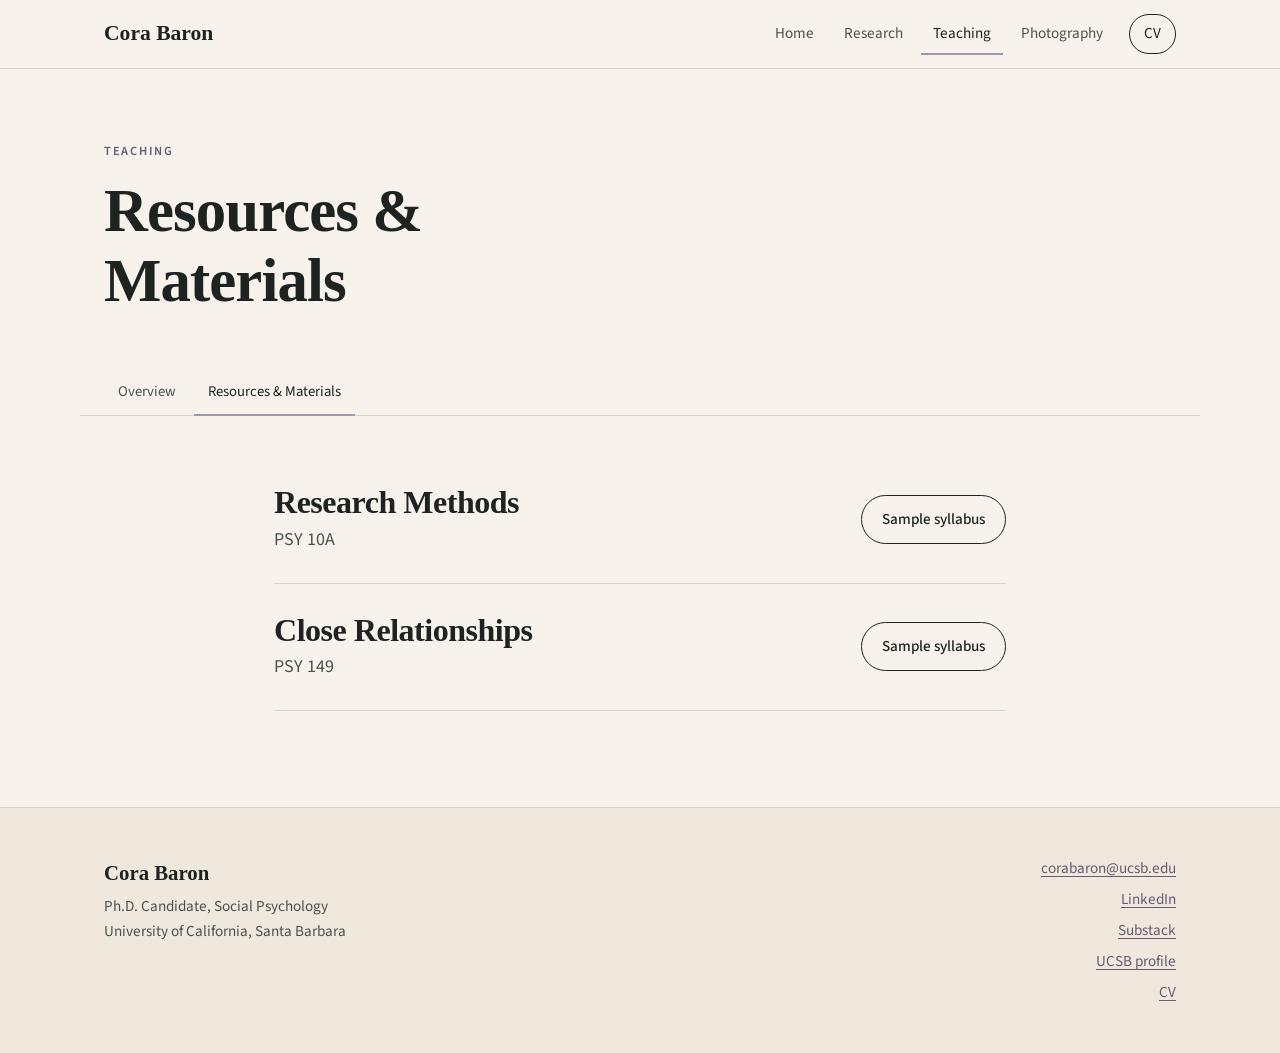
<file: teaching/resources-and-materials/index.html>
<!DOCTYPE html>
<html lang="en">
<head>
<meta charset="utf-8">
<meta name="viewport" content="width=device-width, initial-scale=1">
<title>Resources & Materials · Cora Baron</title>
<meta name="description" content="Sample syllabi for Research Methods and Close Relationships courses taught by Cora Baron.">
<link rel="canonical" href="https://www.corabaron.com/teaching/resources-and-materials/">
<meta property="og:type" content="website">
<meta property="og:title" content="Resources & Materials · Cora Baron">
<meta property="og:description" content="Sample syllabi for Research Methods and Close Relationships courses taught by Cora Baron.">
<meta property="og:url" content="https://www.corabaron.com/teaching/resources-and-materials/">
<meta property="og:image" content="https://www.corabaron.com/assets/img/portrait-1000.jpg">
<link rel="preconnect" href="https://fonts.googleapis.com">
<link rel="preconnect" href="https://fonts.gstatic.com" crossorigin>
<link href="https://fonts.googleapis.com/css2?family=Source+Sans+3:ital,wght@0,400;0,600;1,400&display=swap" rel="stylesheet">
<link rel="stylesheet" href="../../assets/style.css">

</head>
<body>
<a class="skip" href="#main">Skip to content</a>
<header class="site-header">
  <div class="wrap header-inner">
    <a class="name" href="../../index.html">Cora Baron</a>
    <button class="menu-btn" aria-expanded="false" aria-controls="nav">Menu</button>
    <nav id="nav"><ul><li class=""><a href="../../index.html">Home</a></li><li class="has-sub"><a href="../../research/index.html">Research</a><ul class="sub"><li><a href="../../research/publications-and-presentations/index.html">Publications &amp; Presentations</a></li><li><a href="../../research/get-involved/index.html">Get Involved</a></li></ul></li><li class="has-sub is-active"><a href="../../teaching/index.html">Teaching</a><ul class="sub"><li><a href="../../teaching/resources-and-materials/index.html" aria-current="page">Resources &amp; Materials</a></li></ul></li><li class=""><a href="../../photography/index.html">Photography</a></li><li><a class="cv" href="https://drive.google.com/file/d/1plPrpQeTUeGXuK-4OzVJSD4Q4S2Cj8XA/view?usp=sharing">CV</a></li></ul></nav>
  </div>
</header>
<main id="main">
<section class="page-head wrap"><p class="eyebrow">Teaching</p><h1>Resources &amp; Materials</h1></section><nav class="subnav wrap" aria-label="Section"><a href="../../teaching/index.html">Overview</a><a href="../../teaching/resources-and-materials/index.html" aria-current="page">Resources &amp; Materials</a></nav>
<div class="wrap narrow">
  <ul class="resource-list">
    <li><div><h2>Research Methods</h2><p>PSY 10A</p></div><a class="btn ghost" href="https://docs.google.com/document/d/1Z_jBhBcleqEai-pZ1zEqCSvEsqiysKb1J3g8u797GgE/edit?usp=sharing">Sample syllabus</a></li>
    <li><div><h2>Close Relationships</h2><p>PSY 149</p></div><a class="btn ghost" href="https://docs.google.com/document/d/1cxs26WP9qN11DexQddkjAFIlUMSLg9rW/edit?usp=sharing">Sample syllabus</a></li>
  </ul>
</div>
</main>
<footer class="site-footer">
  <div class="wrap footer-inner">
    <div>
      <p class="footer-name">Cora Baron</p>
      <p>Ph.D. Candidate, Social Psychology<br>University of California, Santa Barbara</p>
    </div>
    <ul class="footer-links">
      <li><a href="mailto:corabaron@ucsb.edu">corabaron@ucsb.edu</a></li>
      <li><a href="https://www.linkedin.com/in/cora-baron-m-a-5607b81a0">LinkedIn</a></li>
      <li><a href="https://substack.com/@corabaron">Substack</a></li>
      <li><a href="https://psych.ucsb.edu/people/graduate-students/cora-baron">UCSB profile</a></li>
      <li><a href="https://drive.google.com/file/d/1plPrpQeTUeGXuK-4OzVJSD4Q4S2Cj8XA/view?usp=sharing">CV</a></li>
    </ul>
  </div>
</footer>
<script>
(function(){
try{if(sessionStorage.getItem('cb-flowers'))return;sessionStorage.setItem('cb-flowers','1');}catch(e){}
if(matchMedia('(prefers-reduced-motion: reduce)').matches||!document.body.animate)return;
var cols=[['#a395ad','#d8cde0'],['#b6a6c2','#e6dcec'],['#9a8aa6','#cfc2d8'],['#c4b6cf','#efe7f2']];
var P='M12 12C8.6 9.2 8 4.6 10.2 2.1L12 3.9 13.8 2.1C16 4.6 15.4 9.2 12 12Z';
var box=document.createElement('div');box.setAttribute('aria-hidden','true');
box.style.cssText='position:fixed;inset:0;pointer-events:none;z-index:50;overflow:hidden';
document.body.appendChild(box);
var n=window.innerWidth<700?50:100,done=0;
for(var i=0;i<n;i++){
  var c=cols[i%cols.length],id='g'+i,loose=Math.random()<.45,s=loose?14+Math.random()*10:24+Math.random()*16,svg;
  var grad='<defs><linearGradient id="'+id+'" x1="0" y1="1" x2="0" y2="0"><stop offset="0" stop-color="'+c[0]+'"/><stop offset="1" stop-color="'+c[1]+'"/></linearGradient></defs>';
  if(loose){svg='<svg viewBox="7 1 10 12" width="'+s+'" height="'+s*1.2+'">'+grad+'<path d="'+P+'" fill="url(#'+id+')"/></svg>';}
  else{var p='';for(var k=0;k<5;k++)p+='<path d="'+P+'" fill="url(#'+id+')" transform="rotate('+(k*72)+' 12 12)"/>';
    var st='';for(k=0;k<5;k++){var a=(k*72+36)*Math.PI/180;st+='<circle cx="'+(12+Math.sin(a)*3.2).toFixed(2)+'" cy="'+(12-Math.cos(a)*3.2).toFixed(2)+'" r=".7" fill="#8a6f96"/>';}
    svg='<svg viewBox="0 0 24 24" width="'+s+'" height="'+s+'">'+grad+p+'<circle cx="12" cy="12" r="2" fill="#f6eef6"/>'+st+'</svg>';}
  var f=document.createElement('div');f.innerHTML=svg;
  f.style.cssText='position:absolute;top:-34px;left:'+(Math.random()*104-2)+'vw;opacity:0;will-change:transform';
  box.appendChild(f);
  var dx=(Math.random()-.5)*220,rot=(Math.random()<.5?-1:1)*(160+Math.random()*420),dur=5200+Math.random()*4200,del=Math.random()*3200,fl=loose?.35:1;
  var an=f.animate([
    {transform:'translate(0,0) rotate(0deg) scaleX(1)',opacity:0},
    {opacity:.95,offset:.06},
    {transform:'translate('+(dx*.35)+'px,28vh) rotate('+(rot*.3)+'deg) scaleX('+fl+')',offset:.3},
    {transform:'translate('+(dx*.8)+'px,58vh) rotate('+(rot*.62)+'deg) scaleX(1)',opacity:.9,offset:.6},
    {transform:'translate('+dx+'px,110vh) rotate('+rot+'deg) scaleX('+fl+')',opacity:0}
  ],{duration:dur,delay:del,easing:'cubic-bezier(.3,.1,.55,1)',fill:'both'});
  an.onfinish=function(){if(++done===n)box.remove();};
}
})();

</script>
<script>
(function(){var b=document.querySelector('.menu-btn'),n=document.getElementById('nav');
b.addEventListener('click',function(){var o=n.classList.toggle('open');b.setAttribute('aria-expanded',o);});
document.addEventListener('error',function(e){if(e.target.tagName==='IMG')e.target.classList.add('missing');},true);
if('IntersectionObserver' in window&&!matchMedia('(prefers-reduced-motion: reduce)').matches){var els=document.querySelectorAll('main .prose-block, main figure, .project, .refs, .trip header, .photo-grid, blockquote, .courses>div, .callout, .resource-list li, .intro-split');var io=new IntersectionObserver(function(es){es.forEach(function(x){if(x.isIntersecting){x.target.classList.add('in');io.unobserve(x.target);}});},{rootMargin:'0px 0px -8% 0px'});els.forEach(function(el,i){el.classList.add('reveal');if(el.classList.contains('ph'))el.style.transitionDelay=(i%5)*70+'ms';io.observe(el);});}})();
</script>

</body>
</html>
</file>
<file: assets/style.css>
:root{
  --paper:#f7f3ec;
  --paper-2:#efe8dc;
  --ink:#1d2321;
  --ink-2:#4a524e;
  --line:#ddd4c4;
  --accent:#665a75;
  --accent-2:#665a75;
  --tint:#a395ad;
  --serif:Georgia,"Times New Roman",serif;
  --sans:"Source Sans 3",system-ui,-apple-system,"Segoe UI",sans-serif;
  --max:1120px;
}
*{box-sizing:border-box}
html{-webkit-text-size-adjust:100%}
body{margin:0;background:var(--paper);color:var(--ink);font-family:var(--sans);font-size:18px;line-height:1.65}
img{max-width:100%;display:block}
a{color:var(--accent);text-decoration-thickness:1px;text-underline-offset:3px}
a:hover{color:var(--accent-2)}
h1,h2,h3{font-family:var(--serif);font-weight:700;line-height:1.15;letter-spacing:-.015em;margin:0 0 .5em}
h1{font-size:clamp(2.4rem,5vw,3.8rem)}
h2{font-size:clamp(1.5rem,2.6vw,2rem)}
h3{font-size:1.15rem;font-family:var(--sans);font-weight:600;letter-spacing:0;margin-top:1.4em}
p{margin:0 0 1em}
.wrap{max-width:var(--max);margin:0 auto;padding:0 24px}
.narrow{max-width:780px}
.skip{position:absolute;left:-999px}
.skip:focus{left:16px;top:16px;background:#fff;padding:8px 12px;z-index:10}

/* header */
.site-header{border-bottom:1px solid var(--line);background:var(--paper);position:sticky;top:0;z-index:5}
.header-inner{display:flex;align-items:center;justify-content:space-between;height:68px}
.name{font-family:var(--serif);font-weight:700;font-size:1.35rem;color:var(--ink);text-decoration:none}
.name:hover{color:var(--ink)}
nav ul{list-style:none;margin:0;padding:0}
#nav>ul{display:flex;gap:6px;align-items:center}
#nav a{display:block;padding:8px 12px;color:var(--ink-2);text-decoration:none;font-size:.95rem;border-radius:6px}
#nav a:hover,#nav li.is-active>a{color:var(--ink)}
#nav li.is-active>a{box-shadow:inset 0 -2px 0 var(--tint);border-radius:0}
#nav a.cv{border:1px solid var(--ink);color:var(--ink);margin-left:8px;padding:6px 14px;border-radius:999px}
#nav a.cv:hover{background:var(--ink);color:var(--paper)}
.has-sub{position:relative}
.sub{display:none;position:absolute;top:100%;left:0;background:var(--paper);border:1px solid var(--line);border-radius:8px;padding:6px;min-width:250px;box-shadow:0 8px 24px rgba(0,0,0,.06)}
.has-sub:hover .sub,.has-sub:focus-within .sub{display:block}
.sub a{box-shadow:none!important}
.menu-btn{display:none;background:none;border:1px solid var(--ink);border-radius:999px;padding:6px 14px;font:inherit;font-size:.9rem;color:var(--ink)}

/* page head */
.page-head{padding-top:72px;padding-bottom:24px}
.page-head h1{max-width:18ch}
.eyebrow{font-size:.78rem;letter-spacing:.14em;text-transform:uppercase;color:var(--accent-2);font-weight:600;margin-bottom:14px}
.lede{font-family:var(--serif);font-size:clamp(1.25rem,2vw,1.55rem);line-height:1.4;color:var(--ink)}
.note{font-size:.9rem;color:var(--ink-2)}
.subnav{display:flex;gap:4px;flex-wrap:wrap;margin-bottom:40px;border-bottom:1px solid var(--line)}
.subnav a{padding:10px 14px;color:var(--ink-2);text-decoration:none;font-size:.92rem;margin-bottom:-1px}
.subnav a[aria-current]{color:var(--ink);border-bottom:2px solid var(--tint)}

/* home */
.hero{display:grid;grid-template-columns:1.25fr 1fr;gap:64px;align-items:center;padding-top:72px;padding-bottom:64px}
.hero h1{margin-bottom:.35em}
.hero-portrait img{width:100%;aspect-ratio:4/5;object-fit:cover;border-radius:4px}
.hero-links{display:flex;gap:12px;flex-wrap:wrap;margin-top:28px}
.btn{display:inline-block;background:var(--tint);color:var(--ink);text-decoration:none;padding:11px 20px;border-radius:999px;font-size:.95rem;font-weight:500;border:1px solid var(--tint)}
.btn:hover{background:var(--ink);border-color:var(--ink);color:#fff}
.btn.ghost{background:transparent;color:var(--ink);border-color:var(--ink)}
.btn.ghost:hover{background:var(--ink);color:var(--paper)}
.prose-block{max-width:780px}
.prose-block p{font-size:1.06rem}
.gallery-3{display:grid;grid-template-columns:repeat(3,1fr);gap:24px;padding-top:40px;padding-bottom:88px}
.gallery-3 img,.gallery-2 img{width:100%;aspect-ratio:4/3;object-fit:cover;border-radius:4px;background:var(--paper-2)}
figure{margin:0}
figcaption{font-size:.88rem;color:var(--ink-2);margin-top:10px;line-height:1.5}

/* split intro */
.intro-split{display:grid;grid-template-columns:1fr 1.3fr;gap:56px;padding-bottom:56px}
.intro-split .lede{margin:0}

/* research */
.wide-img img{width:100%;max-height:460px;object-fit:cover;border-radius:4px;background:var(--paper-2)}
.projects{padding-top:72px;padding-bottom:64px}
.project{display:grid;grid-template-columns:5fr 7fr;gap:56px;padding:56px 0;border-top:1px solid var(--line);align-items:start}
.project.flip{grid-template-columns:7fr 5fr}
.project.flip figure{order:2}
.project figure{position:sticky;top:96px}
.project img{width:100%;aspect-ratio:4/3;object-fit:cover;border-radius:4px;background:var(--paper-2)}
.num{font-family:var(--serif);font-style:italic;color:var(--accent-2);font-size:1.1rem;margin-bottom:6px}

/* refs */
.refs{margin-bottom:56px}
.refs h2{border-bottom:1px solid var(--line);padding-bottom:12px}
.refs ol{list-style:none;padding:0;margin:0}
.refs li{padding:14px 0 14px 2.2em;text-indent:-2.2em;border-bottom:1px dashed var(--line);line-height:1.55}
.refs li:last-child{border-bottom:0}
.refs a{word-break:break-all}
.star{color:var(--accent-2)}

/* get involved */
.callout{background:var(--paper-2);border-left:3px solid var(--tint);padding:24px 28px;margin:32px 0;border-radius:2px}
.callout h2{font-size:1.4rem}
.callout p:last-child{margin:0}

/* teaching */
.award{padding-bottom:48px}
.award p{font-family:var(--serif);font-size:1.3rem;line-height:1.45;border-top:1px solid var(--line);border-bottom:1px solid var(--line);padding:28px 0;margin:0}
.courses{display:grid;grid-template-columns:1fr 1fr;gap:56px;padding-bottom:64px}
dl{margin:0}
dt{font-weight:600;margin-top:14px}
dd{margin:2px 0 0;color:var(--ink-2);font-size:.95rem}
.gallery-2{display:grid;grid-template-columns:1fr 1fr;gap:24px;padding-bottom:72px}
.quotes{padding-bottom:96px}
.tabs{display:flex;gap:8px;flex-wrap:wrap;margin:8px 0 28px}
.tabs button{font:inherit;font-size:.92rem;background:transparent;border:1px solid var(--line);color:var(--ink-2);padding:8px 16px;border-radius:999px;cursor:pointer}
.tabs button[aria-selected=true]{background:var(--ink);color:var(--paper);border-color:var(--ink)}
.qpanel{columns:2;column-gap:40px}
blockquote{break-inside:avoid;margin:0 0 28px;font-family:var(--serif);font-size:1.15rem;line-height:1.5;padding-left:20px;border-left:2px solid var(--tint)}
.resource-list{list-style:none;padding:0;margin:0 0 96px}
.resource-list li{display:flex;justify-content:space-between;align-items:center;gap:20px;padding:28px 0;border-bottom:1px solid var(--line)}
.resource-list h2{margin:0}
.resource-list p{margin:4px 0 0;color:var(--ink-2)}

/* photography */
.trip header{max-width:680px;margin-bottom:28px}
.meta{font-size:.85rem;letter-spacing:.06em;text-transform:uppercase;color:var(--accent-2)}
.photo-grid{--h:300px;--g:18px;display:flex;flex-wrap:wrap;gap:var(--g)}
.photo-grid.js{display:block}
.ph-row{display:flex;gap:var(--g);margin:0 auto var(--g)}
.ph-row .ph{flex:var(--ar) 1 0;min-width:0}
.photo-grid::after{content:"";flex-grow:999999}
.ph{flex:calc(var(--ar) * 100) 1 calc(var(--ar) * var(--h));display:block;padding:0;border:0;background:var(--paper-2);cursor:zoom-in;border-radius:3px;overflow:hidden}
.ph img{width:100%;height:auto;aspect-ratio:var(--ar);object-fit:cover;transition:transform .5s ease}
.ph:hover img{transform:scale(1.015)}
.trip{padding-top:88px}
.trip header{margin-bottom:32px}
main>section.trip:last-of-type{padding-bottom:96px}
.lightbox{border:0;padding:0;background:transparent;max-width:100vw;max-height:100vh;width:100vw;height:100vh}
.lightbox::backdrop{background:rgba(20,22,21,.94)}
.lightbox img{max-width:88vw;max-height:88vh;margin:6vh auto 0;object-fit:contain}
.lightbox button{position:fixed;background:none;border:0;color:#fff;font-size:2.6rem;cursor:pointer;padding:12px 18px;line-height:1}
.lb-close{top:8px;right:12px}
.lb-prev{left:8px;top:50%;transform:translateY(-50%)}
.lb-next{right:8px;top:50%;transform:translateY(-50%)}

/* footer */
.site-footer{border-top:1px solid var(--line);background:var(--paper-2);padding:48px 0;margin-top:24px}
.footer-inner{display:flex;justify-content:space-between;gap:32px;flex-wrap:wrap;font-size:.95rem;color:var(--ink-2)}
.footer-name{font-family:var(--serif);font-weight:700;font-size:1.3rem;color:var(--ink);margin-bottom:4px}
.footer-links{list-style:none;padding:0;margin:0;display:flex;flex-direction:column;gap:6px;text-align:right}

@media (max-width:860px){
  .menu-btn{display:block}
  #nav{display:none;position:absolute;top:68px;left:0;right:0;background:var(--paper);border-bottom:1px solid var(--line);padding:8px 16px 16px}
  #nav.open{display:block}
  #nav>ul{flex-direction:column;align-items:stretch}
  #nav li.is-active>a{box-shadow:none;color:var(--accent)}
  .sub{display:block;position:static;border:0;box-shadow:none;padding:0 0 0 14px;min-width:0;background:none}
  #nav a.cv{margin:8px 0 0;text-align:center}
  .hero,.intro-split,.project,.project.flip,.courses,.gallery-2{grid-template-columns:1fr;gap:32px}
  .hero{padding-top:40px}
  .hero-portrait{order:-1;max-width:320px}
  .project.flip figure{order:0}
  .project figure{position:static}
  .project img{aspect-ratio:16/10}
  .gallery-3{grid-template-columns:1fr}
  .qpanel{columns:1}
  .photo-grid{--h:170px;--g:10px}
  .trip{padding-top:56px}
  .page-head{padding-top:44px}
  .footer-links{text-align:left}
  .resource-list li{flex-direction:column;align-items:flex-start}
}
img.missing{aspect-ratio:4/3;background:var(--paper-2)}

/* entrance + scroll animations */
@keyframes rise{from{opacity:0;transform:translateY(18px)}to{opacity:1;transform:none}}
@keyframes soft{from{opacity:0;transform:scale(1.03)}to{opacity:1;transform:none}}
@media (prefers-reduced-motion:no-preference){
  .site-header{animation:rise .7s cubic-bezier(.2,.7,.2,1) both}
  .hero-text>*,.page-head>*{animation:rise .9s cubic-bezier(.2,.7,.2,1) both}
  .hero-text>*:nth-child(1),.page-head>*:nth-child(1){animation-delay:.1s}
  .hero-text>*:nth-child(2),.page-head>*:nth-child(2){animation-delay:.22s}
  .hero-text>*:nth-child(3),.page-head>*:nth-child(3){animation-delay:.34s}
  .hero-text>*:nth-child(4){animation-delay:.46s}
  .hero-portrait{animation:soft 1.4s cubic-bezier(.2,.7,.2,1) .25s both}
  .reveal{opacity:0;transform:translateY(22px);transition:opacity .9s cubic-bezier(.2,.7,.2,1),transform .9s cubic-bezier(.2,.7,.2,1)}
  .reveal.in{opacity:1;transform:none}
}
</file>
